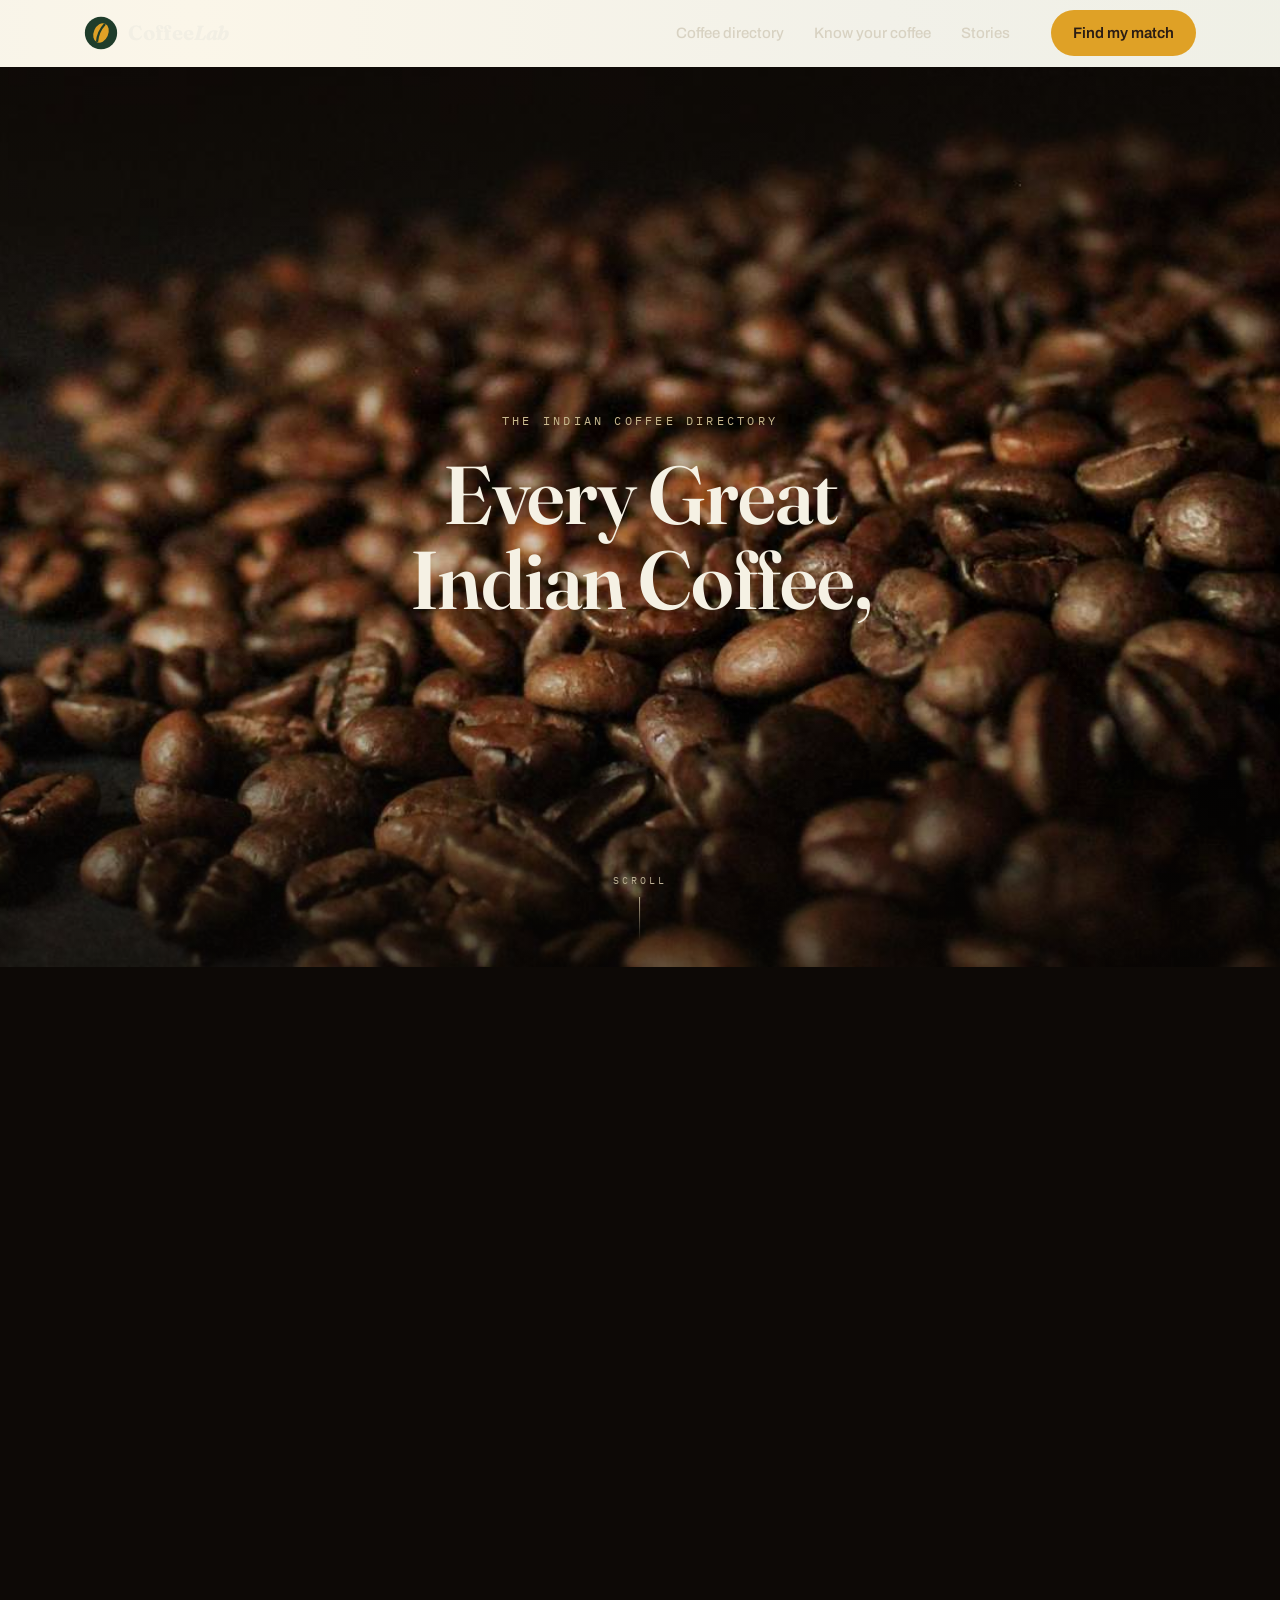
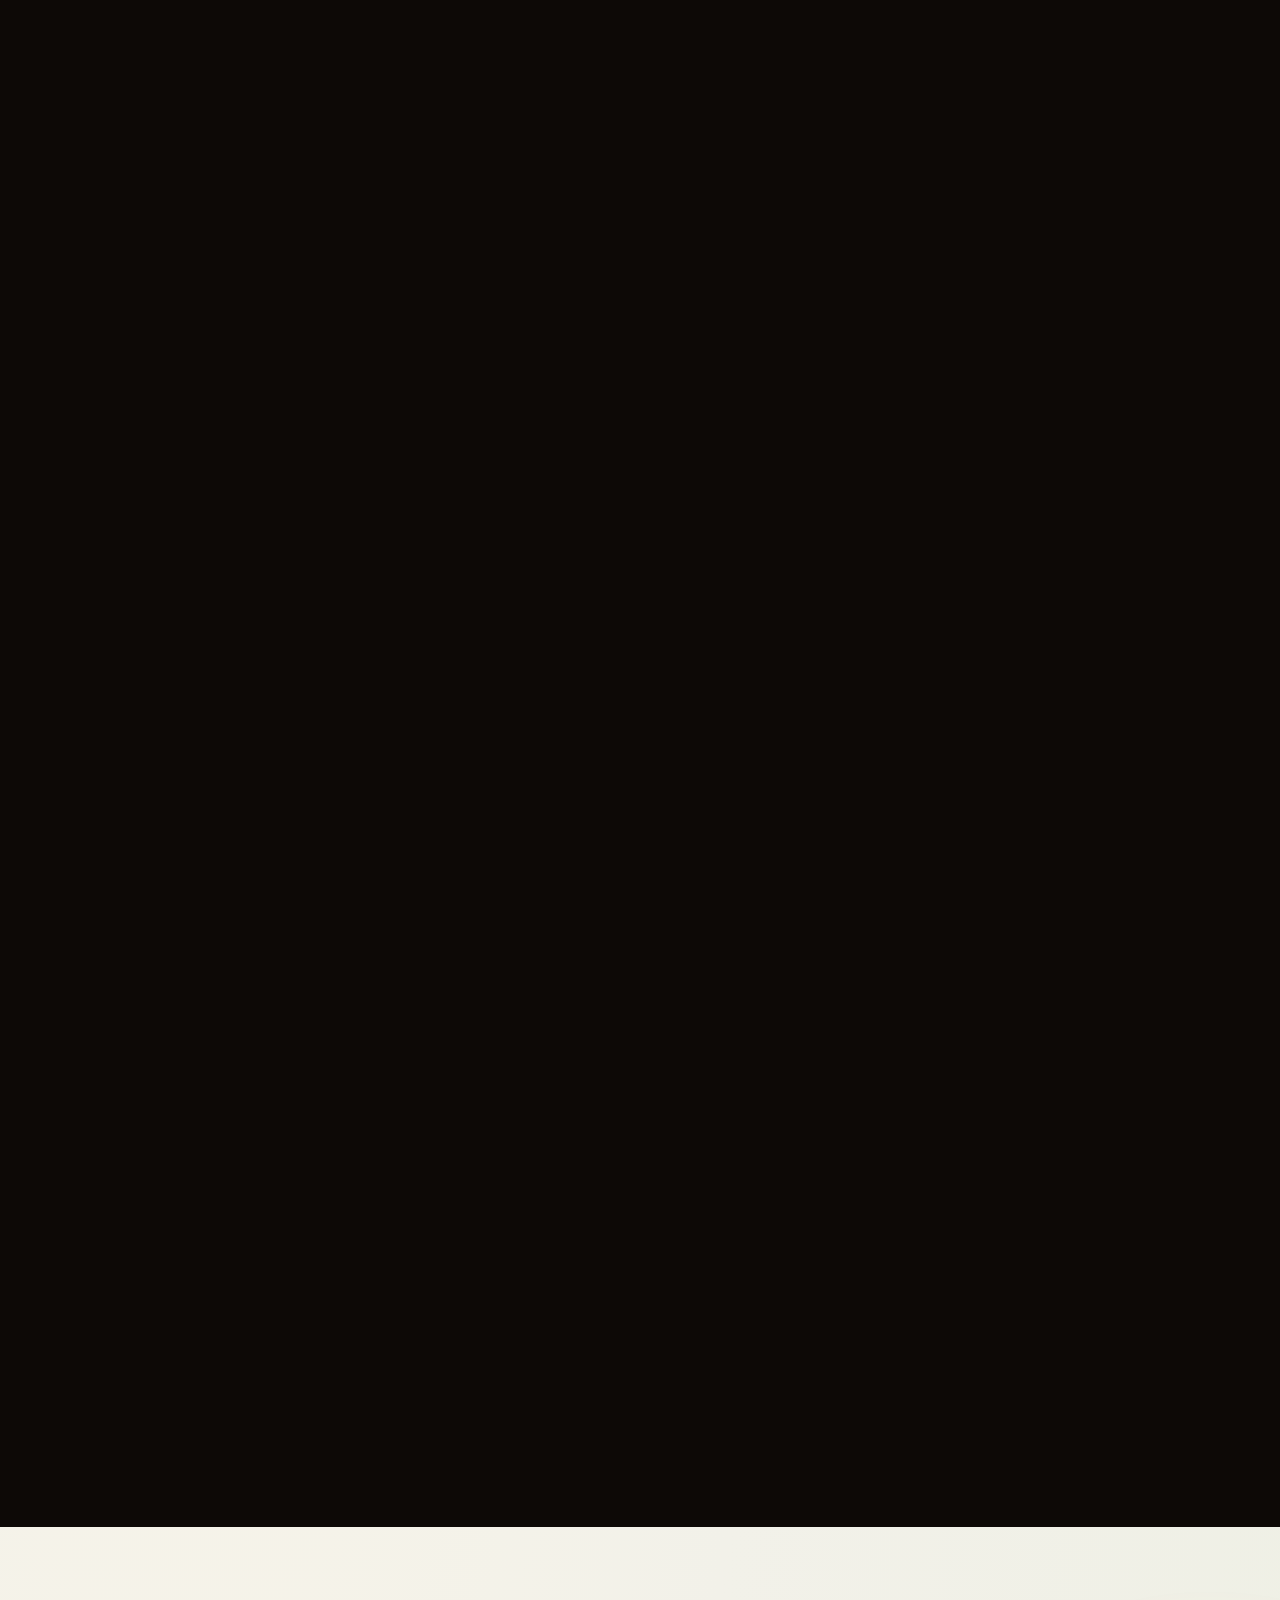
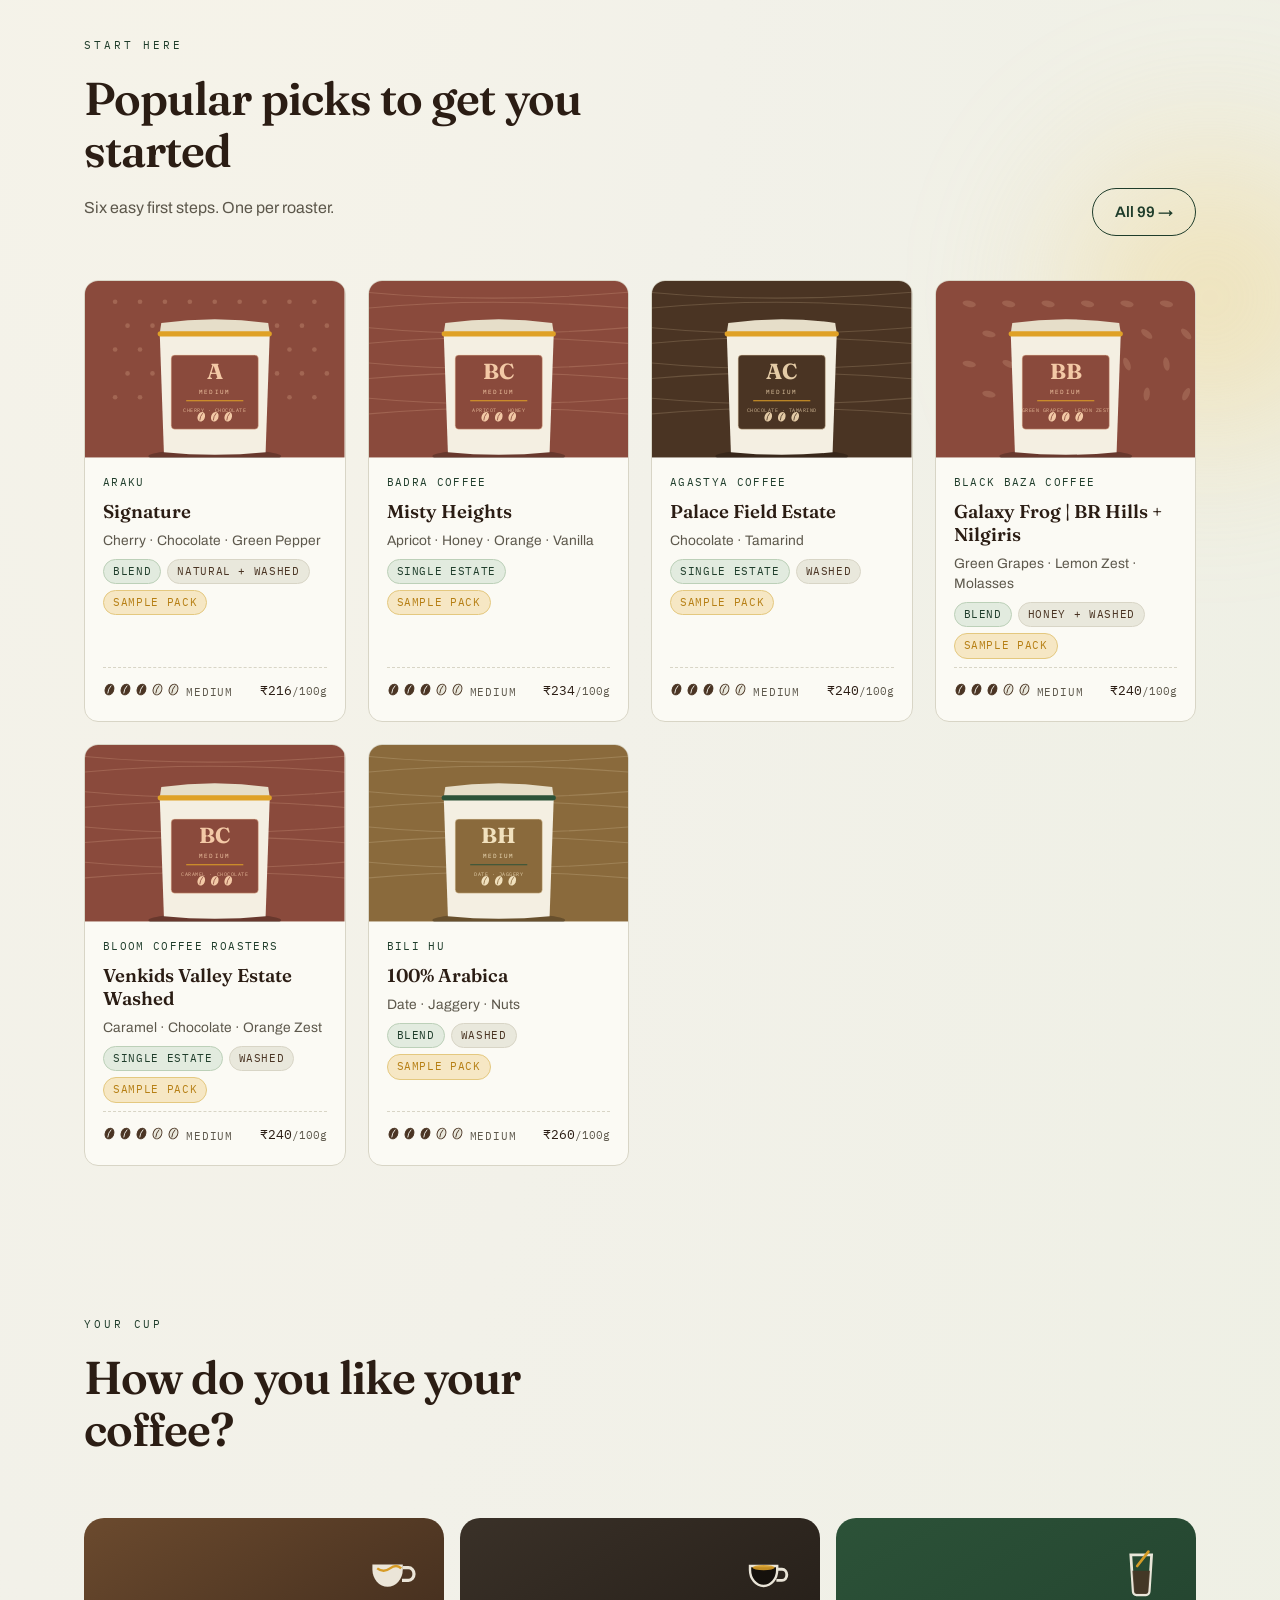
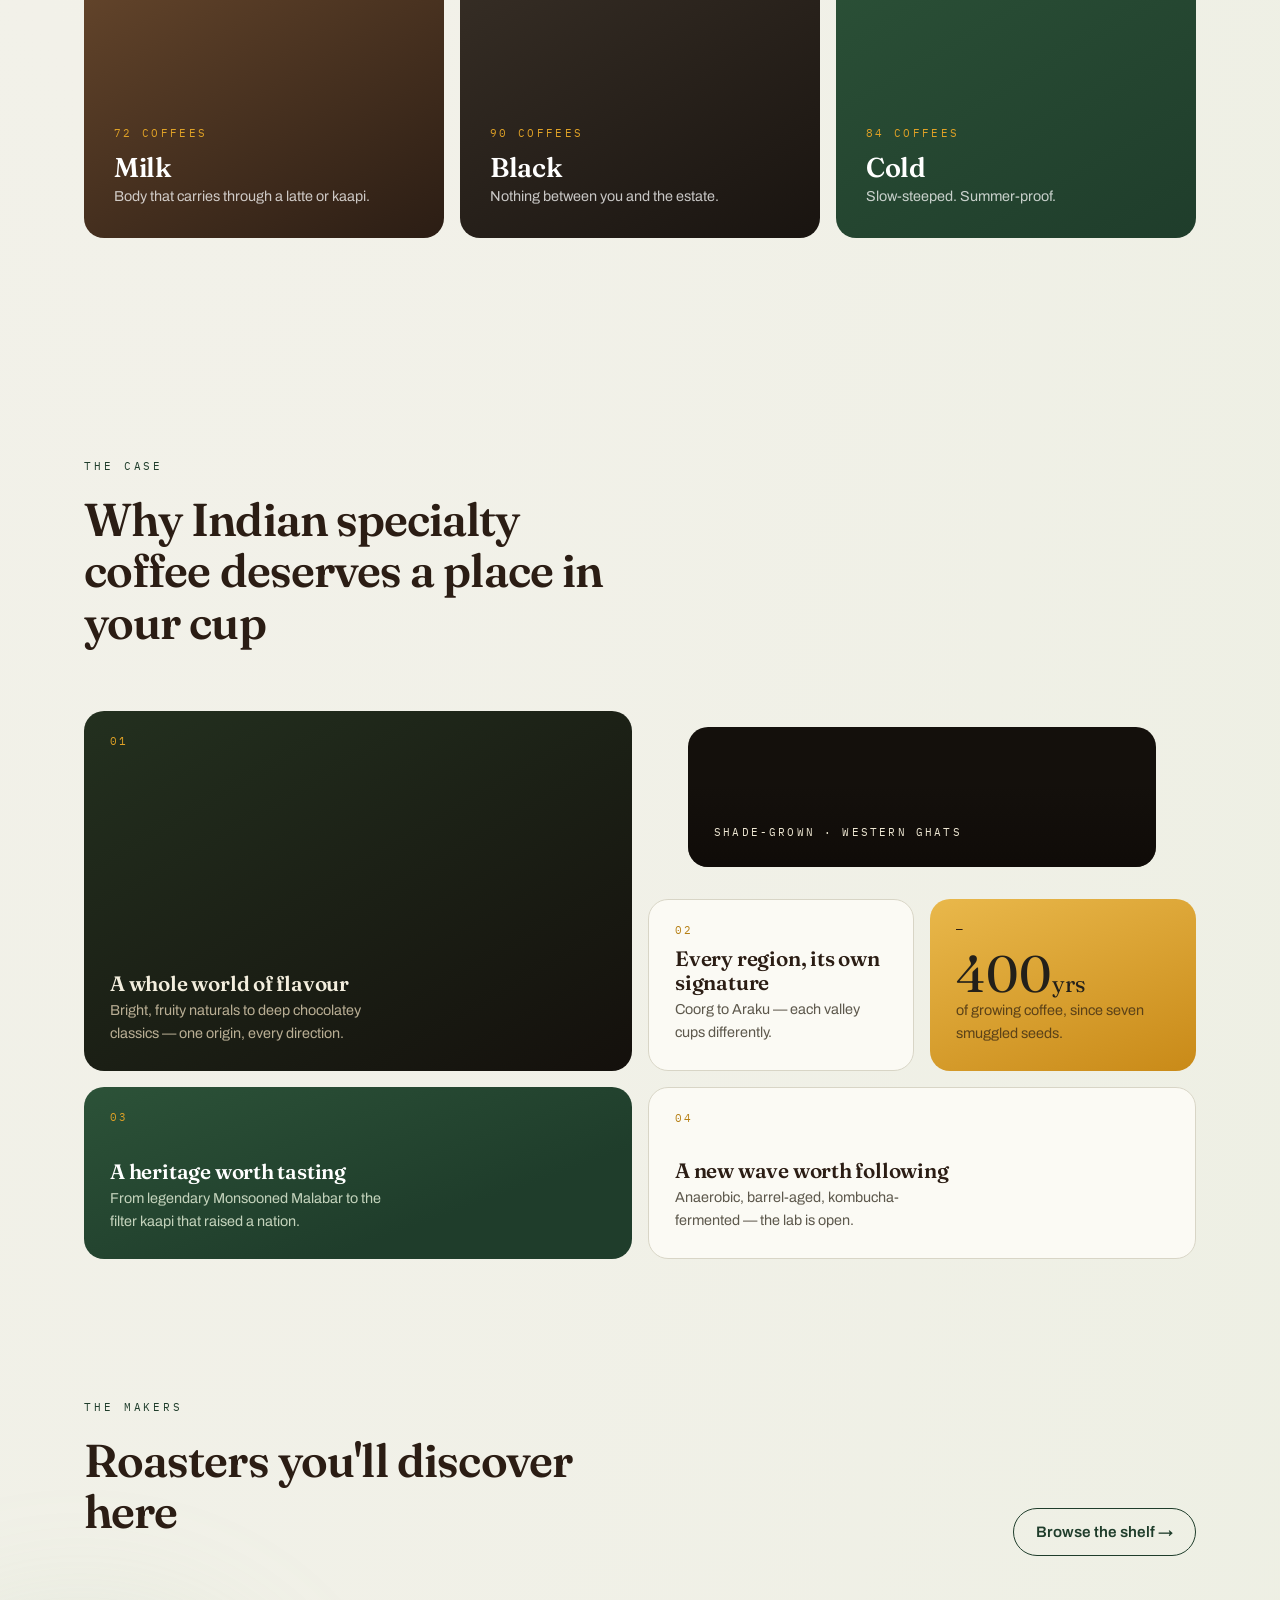
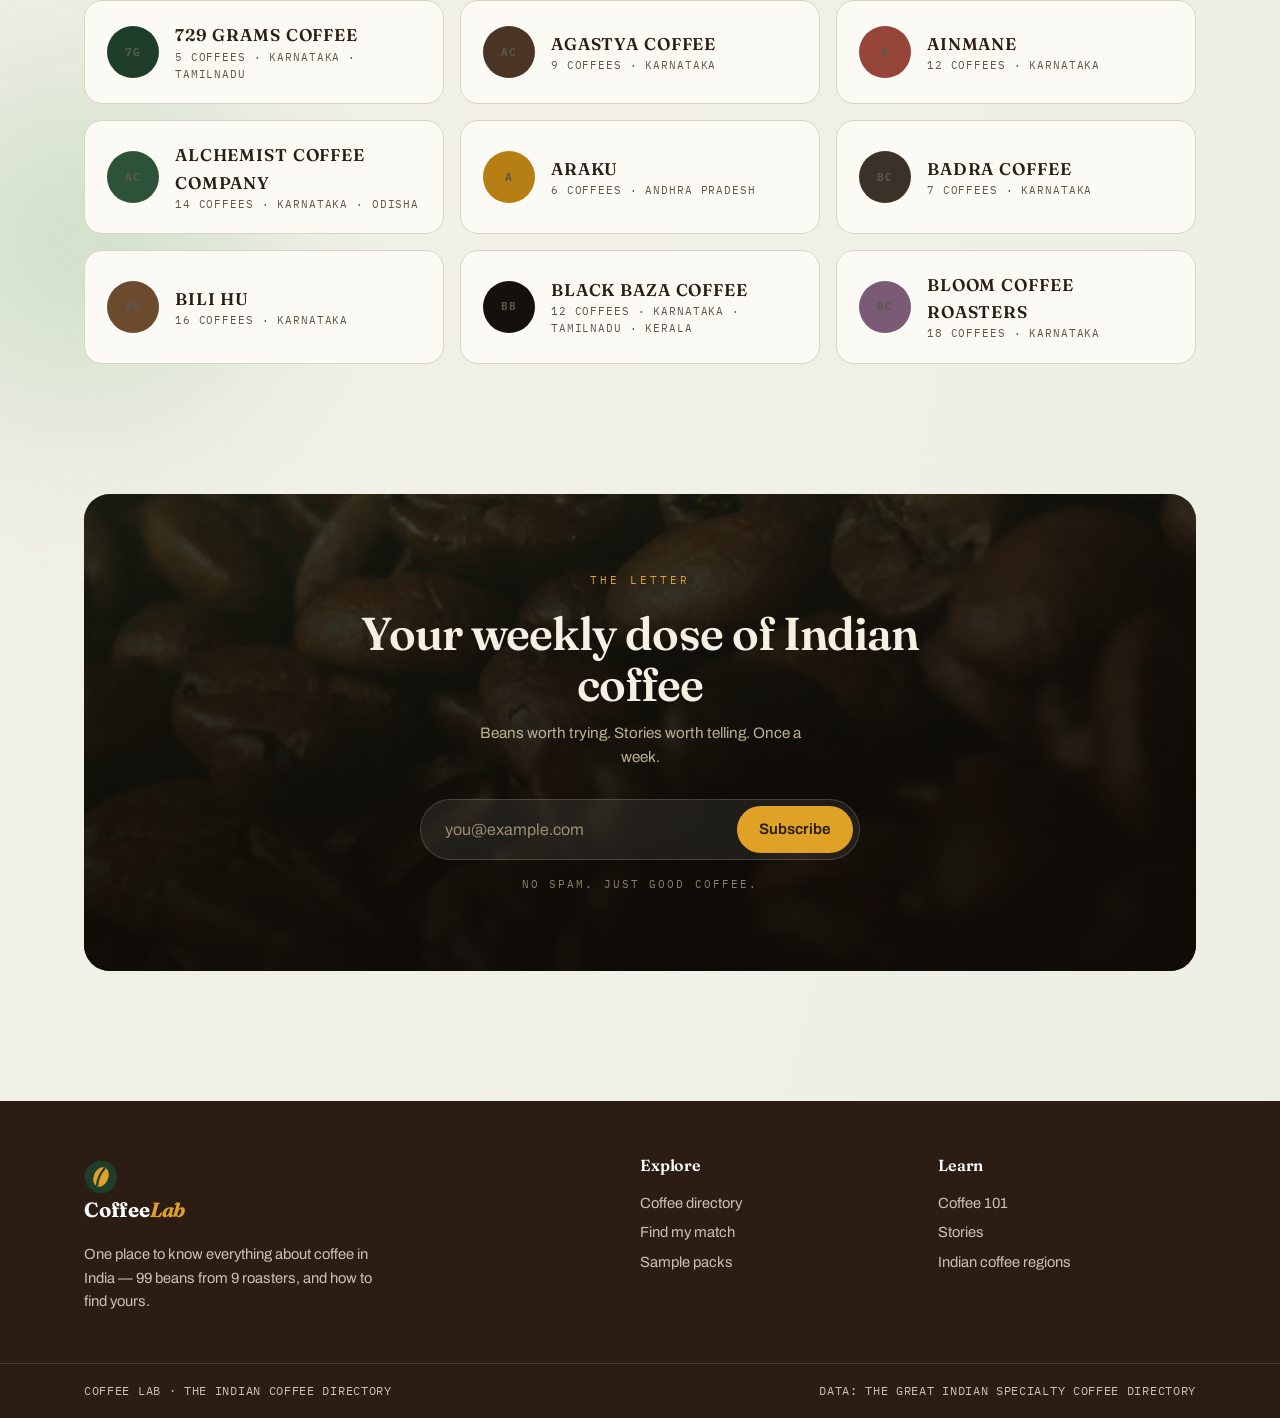
<file: coffee-lab 3/index.html>
<!DOCTYPE html>
<html lang="en">
<head>
<meta charset="UTF-8">
<meta name="viewport" content="width=device-width, initial-scale=1.0">
<title>Coffee Lab — every great Indian coffee, made easy to find</title>
<meta name="description" content="Every great Indian coffee, made easy to find. Browse specialty beans, match a coffee to your taste, learn the craft.">
<link rel="preconnect" href="https://fonts.googleapis.com">
<link rel="preconnect" href="https://fonts.gstatic.com" crossorigin>
<link href="https://fonts.googleapis.com/css2?family=Fraunces:ital,opsz,wght@0,9..144,400;0,9..144,600;0,9..144,700;1,9..144,600&family=Archivo:wght@400;500;600;700&family=IBM+Plex+Mono:wght@400;500;600&display=swap" rel="stylesheet">
<link rel="stylesheet" href="css/style.css">
<link rel="stylesheet" href="css/home.css">
<link rel="preload" as="image" href="assets/hero/f_00.jpg">
<link rel="icon" href='data:image/svg+xml,<svg xmlns="http://www.w3.org/2000/svg" viewBox="0 0 40 40"><circle cx="20" cy="20" r="19" fill="%231F3D2B"/><ellipse cx="20" cy="20" rx="8.5" ry="12" fill="%23DFA126" transform="rotate(24 20 20)"/></svg>'>
</head>
<body>
<header class="site-header over-hero" id="site-header"></header>

<main>
  <!-- ══ 1 · CINEMATIC HERO — scroll-scrubbed frame sequence ══ -->
  <section class="cine" id="cine" aria-label="Introduction">
    <div class="cine-stage">
      <canvas id="cine-canvas" aria-hidden="true"></canvas>
      <div class="cine-grade"></div>

      <div class="stage">
        <span class="kicker">The Indian Coffee Directory</span>
        <h1 class="h1">Every Great<br>Indian Coffee,</h1>
      </div>

      <div class="stage">
        <p class="h1"><em>made easy<br>to find.</em></p>
      </div>

      <div class="stage">
        <span class="kicker">Begin anywhere</span>
        <p class="h1" style="font-size:clamp(1.9rem,3.8vw,3.2rem)">Ninety-nine beans.<br>One of them is yours.</p>
        <div class="cta-row">
          <a class="btn btn-gold" href="match.html">Find my coffee</a>
          <a class="btn btn-ghost" id="surprise" href="#" style="border-color:#CDC4AC;color:#F2EFE4">Surprise me</a>
        </div>
        <span class="stats-line" id="hero-stats-line"></span>
      </div>

      <div class="scroll-cue" aria-hidden="true">Scroll<i></i></div>
    </div>
  </section>

  <!-- ══ 2 · POPULAR PICKS ══ -->
  <section class="sec" aria-label="Popular picks">
    <div class="orb orb-gold" style="top:-80px; right:-140px;" data-speed="0.08"></div>
    <div class="wrap">
      <div class="sec-head-row reveal">
        <div>
          <span class="sec-kicker">Start here</span>
          <h2>Popular picks to get you started</h2>
          <p class="sub">Six easy first steps. One per roaster.</p>
        </div>
        <a class="btn btn-ghost" href="directory.html">All 99 →</a>
      </div>
      <div class="card-grid scroll-mobile" id="picks-grid"></div>
    </div>
  </section>

  <!-- ══ 3 · HOW DO YOU LIKE YOUR COFFEE ══ -->
  <section class="sec" style="padding-top:40px" aria-label="Browse by cup">
    <div class="wrap">
      <div class="sec-head-row reveal">
        <div>
          <span class="sec-kicker">Your cup</span>
          <h2>How do you like your coffee?</h2>
        </div>
      </div>
      <div class="cups" id="cups"></div>
    </div>
  </section>

  <!-- ══ 4 · WHY INDIAN SPECIALTY COFFEE — bento ══ -->
  <section class="sec" aria-label="Why Indian specialty coffee">
    <div class="orb orb-green" style="bottom:-120px; left:-180px;" data-speed="0.1"></div>
    <div class="wrap">
      <div class="sec-head-row reveal">
        <div>
          <span class="sec-kicker">The case</span>
          <h2>Why Indian specialty coffee deserves a place in your cup</h2>
        </div>
      </div>
      <div class="bento">
        <div class="tile dark t-2x2 reveal">
          <span class="n">01</span>
          <h3>A whole world of flavour</h3>
          <p>Bright, fruity naturals to deep chocolatey classics — one origin, every direction.</p>
        </div>
        <figure class="tile img t-2x1 reveal" style="transition-delay:70ms">
          <div class="ph" style="background-image:url('assets/hero/f_58.jpg')" data-speed="-0.06"></div>
          <figcaption>Shade-grown · Western Ghats</figcaption>
        </figure>
        <div class="tile reveal" style="transition-delay:120ms">
          <span class="n">02</span>
          <h3>Every region, its own signature</h3>
          <p>Coorg to Araku — each valley cups differently.</p>
        </div>
        <div class="tile gold reveal" style="transition-delay:170ms">
          <span class="n">—</span>
          <span class="big-stat">400<span style="font-size:.45em">yrs</span></span>
          <p>of growing coffee, since seven smuggled seeds.</p>
        </div>
        <div class="tile green t-2x1 reveal" style="transition-delay:100ms">
          <span class="n">03</span>
          <h3>A heritage worth tasting</h3>
          <p>From legendary Monsooned Malabar to the filter kaapi that raised a nation.</p>
        </div>
        <div class="tile t-2x1 reveal" style="transition-delay:150ms">
          <span class="n">04</span>
          <h3>A new wave worth following</h3>
          <p>Anaerobic, barrel-aged, kombucha-fermented — the lab is open.</p>
        </div>
      </div>
    </div>
  </section>

  <!-- ══ 5 · ROASTERS ══ -->
  <section class="sec" style="padding-top:30px" aria-label="Roasters">
    <div class="wrap">
      <div class="sec-head-row reveal">
        <div>
          <span class="sec-kicker">The makers</span>
          <h2>Roasters you'll discover here</h2>
        </div>
        <a class="btn btn-ghost" href="directory.html">Browse the shelf →</a>
      </div>
      <div class="roasters" id="roasters"></div>
    </div>
  </section>

  <!-- ══ 6 · NEWSLETTER ══ -->
  <section class="sec" style="padding-top:20px" aria-label="Newsletter">
    <div class="wrap">
      <div class="news reveal">
        <span class="sec-kicker" style="color:var(--marigold)">The letter</span>
        <h2>Your weekly dose of Indian coffee</h2>
        <p>Beans worth trying. Stories worth telling. Once a week.</p>
        <form class="news-form" id="news-form" novalidate>
          <label class="visually-hidden" for="news-email">Email address</label>
          <input id="news-email" type="email" placeholder="you@example.com" autocomplete="email" required>
          <button class="btn btn-gold" type="submit">Subscribe</button>
        </form>
        <p class="news-ok" id="news-ok" hidden>You're in. First letter lands Friday.</p>
        <small>No spam. Just good coffee.</small>
      </div>
    </div>
  </section>
</main>

<footer class="site-footer" id="site-footer"></footer>

<script src="js/data.js"></script>
<script src="js/app.js"></script>
<script src="js/home.js"></script>
<script>
document.getElementById("hero-stats-line").textContent =
  `${COFFEES.length} coffees · ${new Set(COFFEES.map(c=>c.brand)).size} roasters · ${new Set(COFFEES.flatMap(c=>c.states)).size} states`;
</script>
</body>
</html>
</file>
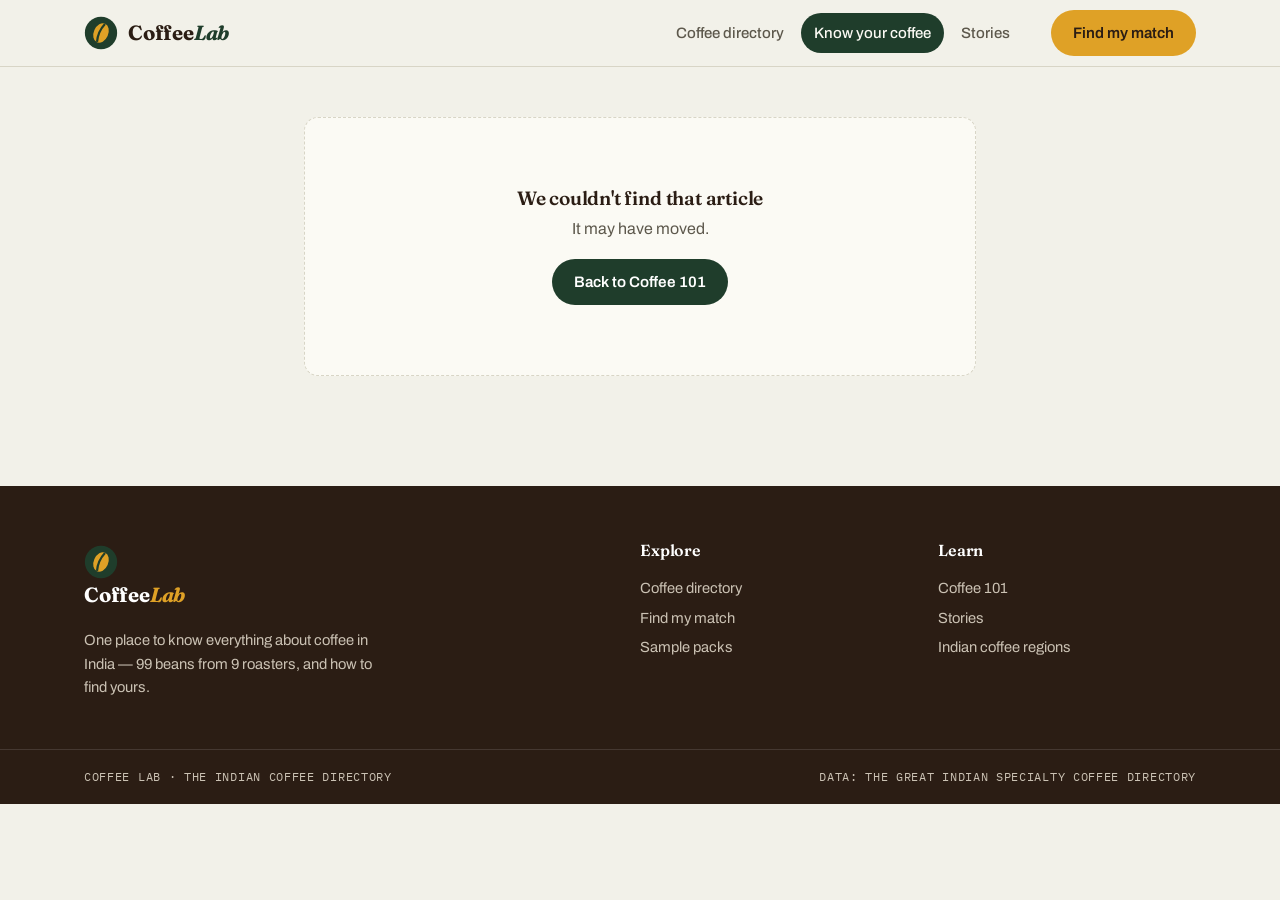
<file: coffee-lab 3/article.html>
<!DOCTYPE html>
<html lang="en">
<head>
<meta charset="UTF-8">
<meta name="viewport" content="width=device-width, initial-scale=1.0">
<title>Article — Coffee Lab</title>
<link rel="preconnect" href="https://fonts.googleapis.com">
<link rel="preconnect" href="https://fonts.gstatic.com" crossorigin>
<link href="https://fonts.googleapis.com/css2?family=Fraunces:ital,opsz,wght@0,9..144,400;0,9..144,600;0,9..144,700;1,9..144,600&family=Archivo:wght@400;500;600;700&family=IBM+Plex+Mono:wght@400;500;600&display=swap" rel="stylesheet">
<link rel="stylesheet" href="css/style.css">
<link rel="icon" href='data:image/svg+xml,<svg xmlns="http://www.w3.org/2000/svg" viewBox="0 0 40 40"><circle cx="20" cy="20" r="19" fill="%231F3D2B"/><ellipse cx="20" cy="20" rx="8.5" ry="12" fill="%23DFA126" transform="rotate(24 20 20)"/></svg>'>
</head>
<body>
<header class="site-header" id="site-header"></header>

<main>
  <article class="article-shell" id="article"></article>
</main>

<footer class="site-footer" id="site-footer"></footer>

<script src="js/data.js"></script>
<script src="js/content.js"></script>
<script src="js/app.js"></script>
<script>
const id = new URLSearchParams(location.search).get("id");
const a = ARTICLES.find(x => x.id === id);
const el = document.getElementById("article");
renderChrome(a && a.type === "story" ? "blogs" : "learn");

if (!a){
  el.innerHTML = `<div class="empty-state"><h3>We couldn't find that article</h3>
    <p>It may have moved.</p><a class="btn btn-primary" href="learn.html">Back to Coffee 101</a></div>`;
} else {
  document.title = `${a.title} — Coffee Lab`;
  const backHref = a.type === "story" ? "blogs.html" : "learn.html";
  const backLabel = a.type === "story" ? "Stories" : "Coffee 101";
  const siblings = ARTICLES.filter(x => x.type === a.type);
  const i = siblings.findIndex(x => x.id === a.id);
  const next = siblings[(i + 1) % siblings.length];

  el.innerHTML = `
    <nav class="crumbs" style="padding:0 0 22px" aria-label="Breadcrumb">
      <a href="index.html">Home</a> / <a href="${backHref}">${backLabel}</a> / <span>${esc(a.title)}</span>
    </nav>
    <span class="article-meta">${esc(a.tag)}<i class="dot"></i>${a.minutes} min read</span>
    <h1 style="margin-top:12px">${esc(a.title)}</h1>
    <p class="standfirst">${esc(a.standfirst)}</p>
    <div class="article-body">
      ${a.body.map(([t, txt]) => t === "h2" ? `<h2>${esc(txt)}</h2>` : `<p>${esc(txt)}</p>`).join("")}
    </div>
    <div class="article-footer">
      <a class="btn btn-ghost" href="${backHref}">← All ${backLabel.toLowerCase()}</a>
      <a class="btn btn-primary" href="article.html?id=${next.id}">Next: ${esc(next.title)} →</a>
    </div>`;
}
</script>
</body>
</html>
</file>
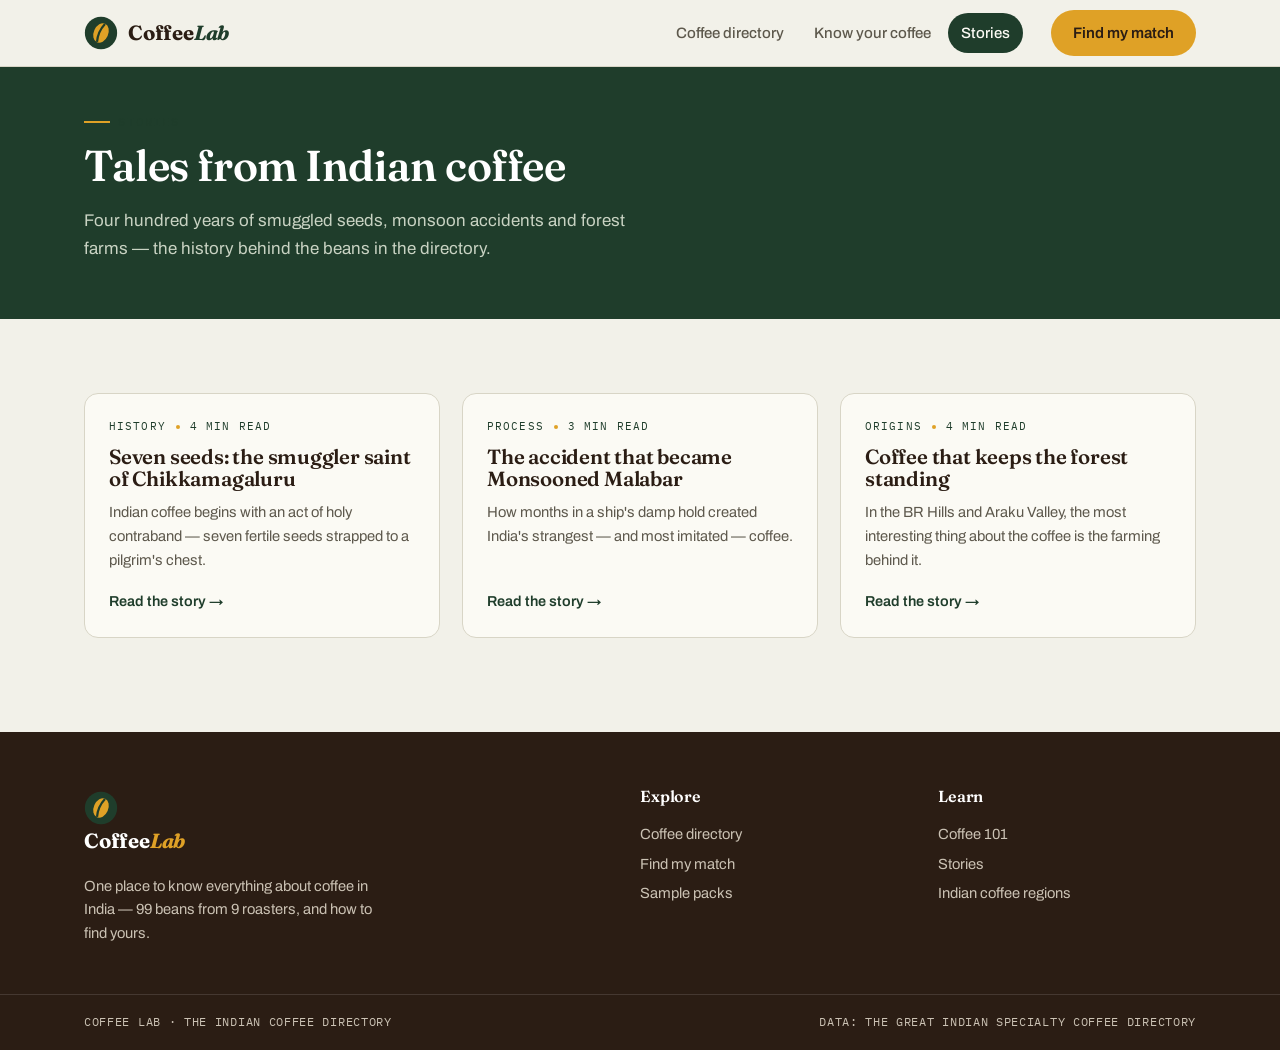
<file: coffee-lab 3/blogs.html>
<!DOCTYPE html>
<html lang="en">
<head>
<meta charset="UTF-8">
<meta name="viewport" content="width=device-width, initial-scale=1.0">
<title>Stories — Coffee Lab</title>
<meta name="description" content="Stories from Indian coffee: the smuggler saint of Chikkamagaluru, the accident behind Monsooned Malabar, and coffee that keeps forests standing.">
<link rel="preconnect" href="https://fonts.googleapis.com">
<link rel="preconnect" href="https://fonts.gstatic.com" crossorigin>
<link href="https://fonts.googleapis.com/css2?family=Fraunces:ital,opsz,wght@0,9..144,400;0,9..144,600;0,9..144,700;1,9..144,600&family=Archivo:wght@400;500;600;700&family=IBM+Plex+Mono:wght@400;500;600&display=swap" rel="stylesheet">
<link rel="stylesheet" href="css/style.css">
<link rel="icon" href='data:image/svg+xml,<svg xmlns="http://www.w3.org/2000/svg" viewBox="0 0 40 40"><circle cx="20" cy="20" r="19" fill="%231F3D2B"/><ellipse cx="20" cy="20" rx="8.5" ry="12" fill="%23DFA126" transform="rotate(24 20 20)"/></svg>'>
</head>
<body>
<header class="site-header" id="site-header"></header>

<main>
  <section class="dir-hero">
    <div class="wrap">
      <p class="eyebrow">Stories</p>
      <h1>Tales from Indian coffee</h1>
      <p class="lede" style="color:#C9D3C3">Four hundred years of smuggled seeds, monsoon accidents and forest farms — the history behind the beans in the directory.</p>
    </div>
  </section>

  <section class="section">
    <div class="wrap">
      <div class="article-grid" id="stories-grid"></div>
    </div>
  </section>
</main>

<footer class="site-footer" id="site-footer"></footer>

<script src="js/data.js"></script>
<script src="js/content.js"></script>
<script src="js/app.js"></script>
<script>
renderChrome("blogs");
document.getElementById("stories-grid").innerHTML = ARTICLES.filter(a => a.type === "story").map(a => `
  <a class="article-card" href="article.html?id=${a.id}">
    <span class="article-meta">${esc(a.tag)}<i class="dot"></i>${a.minutes} min read</span>
    <h3>${esc(a.title)}</h3>
    <p>${esc(a.standfirst)}</p>
    <span class="read-more">Read the story →</span>
  </a>`).join("");
</script>
</body>
</html>
</file>
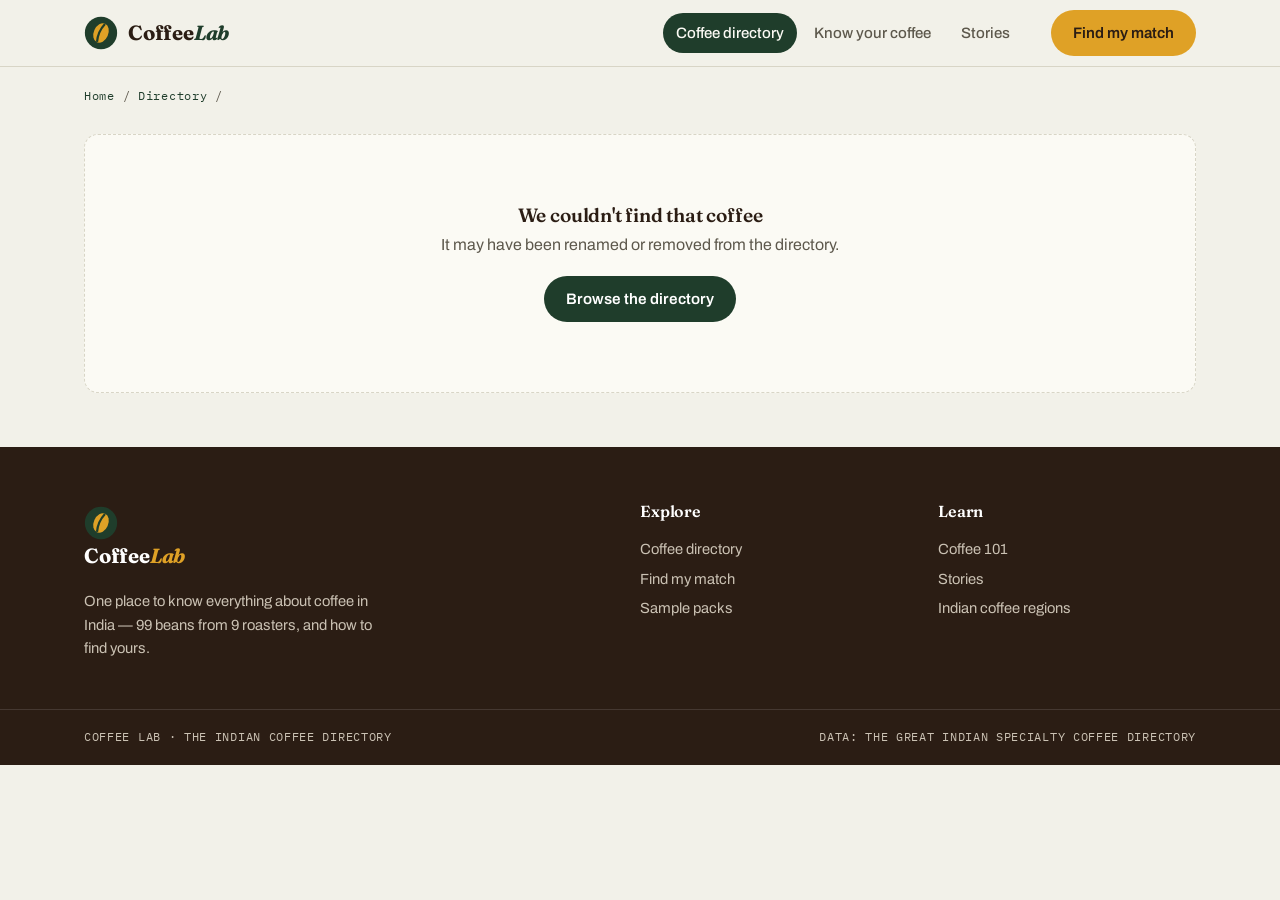
<file: coffee-lab 3/coffee.html>
<!DOCTYPE html>
<html lang="en">
<head>
<meta charset="UTF-8">
<meta name="viewport" content="width=device-width, initial-scale=1.0">
<title>Coffee — Coffee Lab</title>
<link rel="preconnect" href="https://fonts.googleapis.com">
<link rel="preconnect" href="https://fonts.gstatic.com" crossorigin>
<link href="https://fonts.googleapis.com/css2?family=Fraunces:ital,opsz,wght@0,9..144,400;0,9..144,600;0,9..144,700;1,9..144,600&family=Archivo:wght@400;500;600;700&family=IBM+Plex+Mono:wght@400;500;600&display=swap" rel="stylesheet">
<link rel="stylesheet" href="css/style.css">
<link rel="icon" href='data:image/svg+xml,<svg xmlns="http://www.w3.org/2000/svg" viewBox="0 0 40 40"><circle cx="20" cy="20" r="19" fill="%231F3D2B"/><ellipse cx="20" cy="20" rx="8.5" ry="12" fill="%23DFA126" transform="rotate(24 20 20)"/></svg>'>
</head>
<body>
<header class="site-header" id="site-header"></header>

<main class="wrap">
  <nav class="crumbs" aria-label="Breadcrumb"><a href="index.html">Home</a> / <a href="directory.html">Directory</a> / <span id="crumb-name"></span></nav>
  <article class="detail" id="detail"></article>
  <section class="similar" id="similar-wrap" hidden>
    <p class="eyebrow">Taste neighbours</p>
    <h2>If you like this, try…</h2>
    <div class="card-grid" id="similar" style="margin-top:26px"></div>
  </section>
</main>

<footer class="site-footer" id="site-footer"></footer>

<script src="js/data.js"></script>
<script src="js/content.js"></script>
<script src="js/app.js"></script>
<script src="js/detail.js"></script>
</body>
</html>
</file>
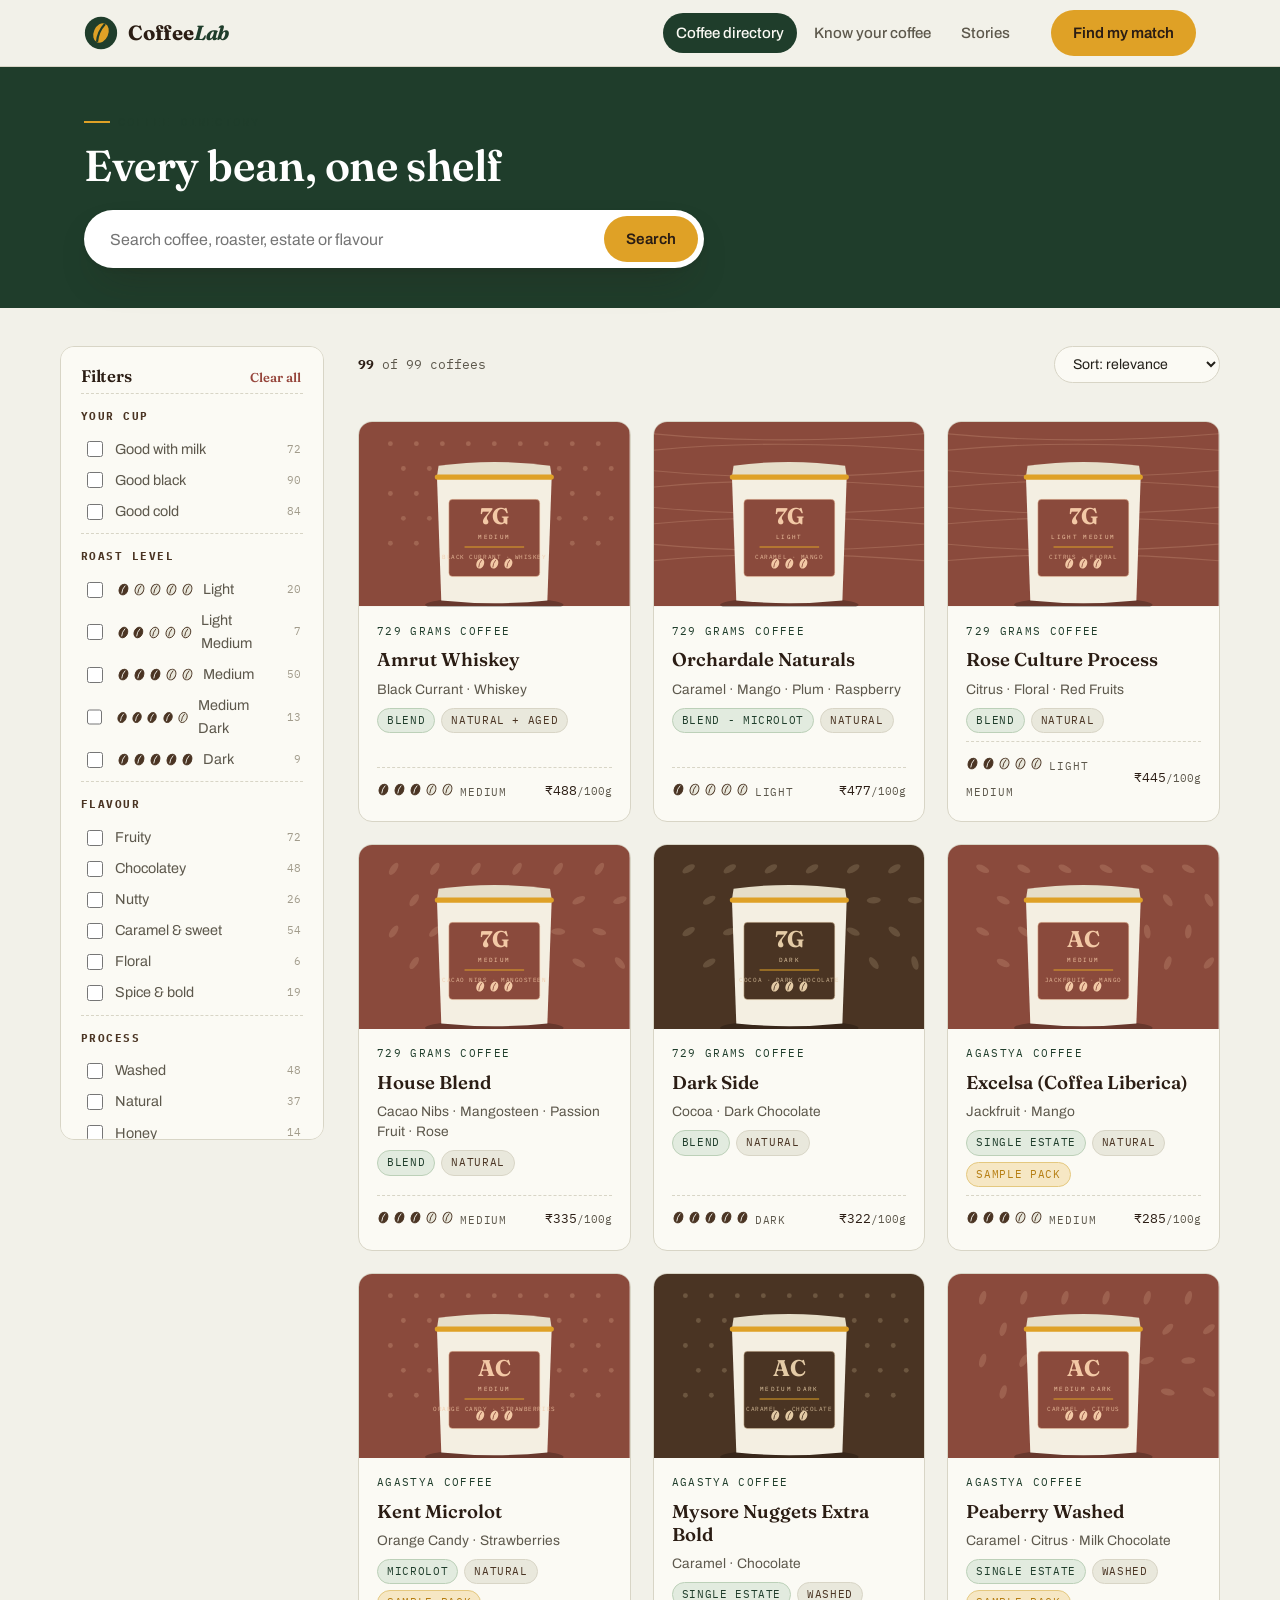
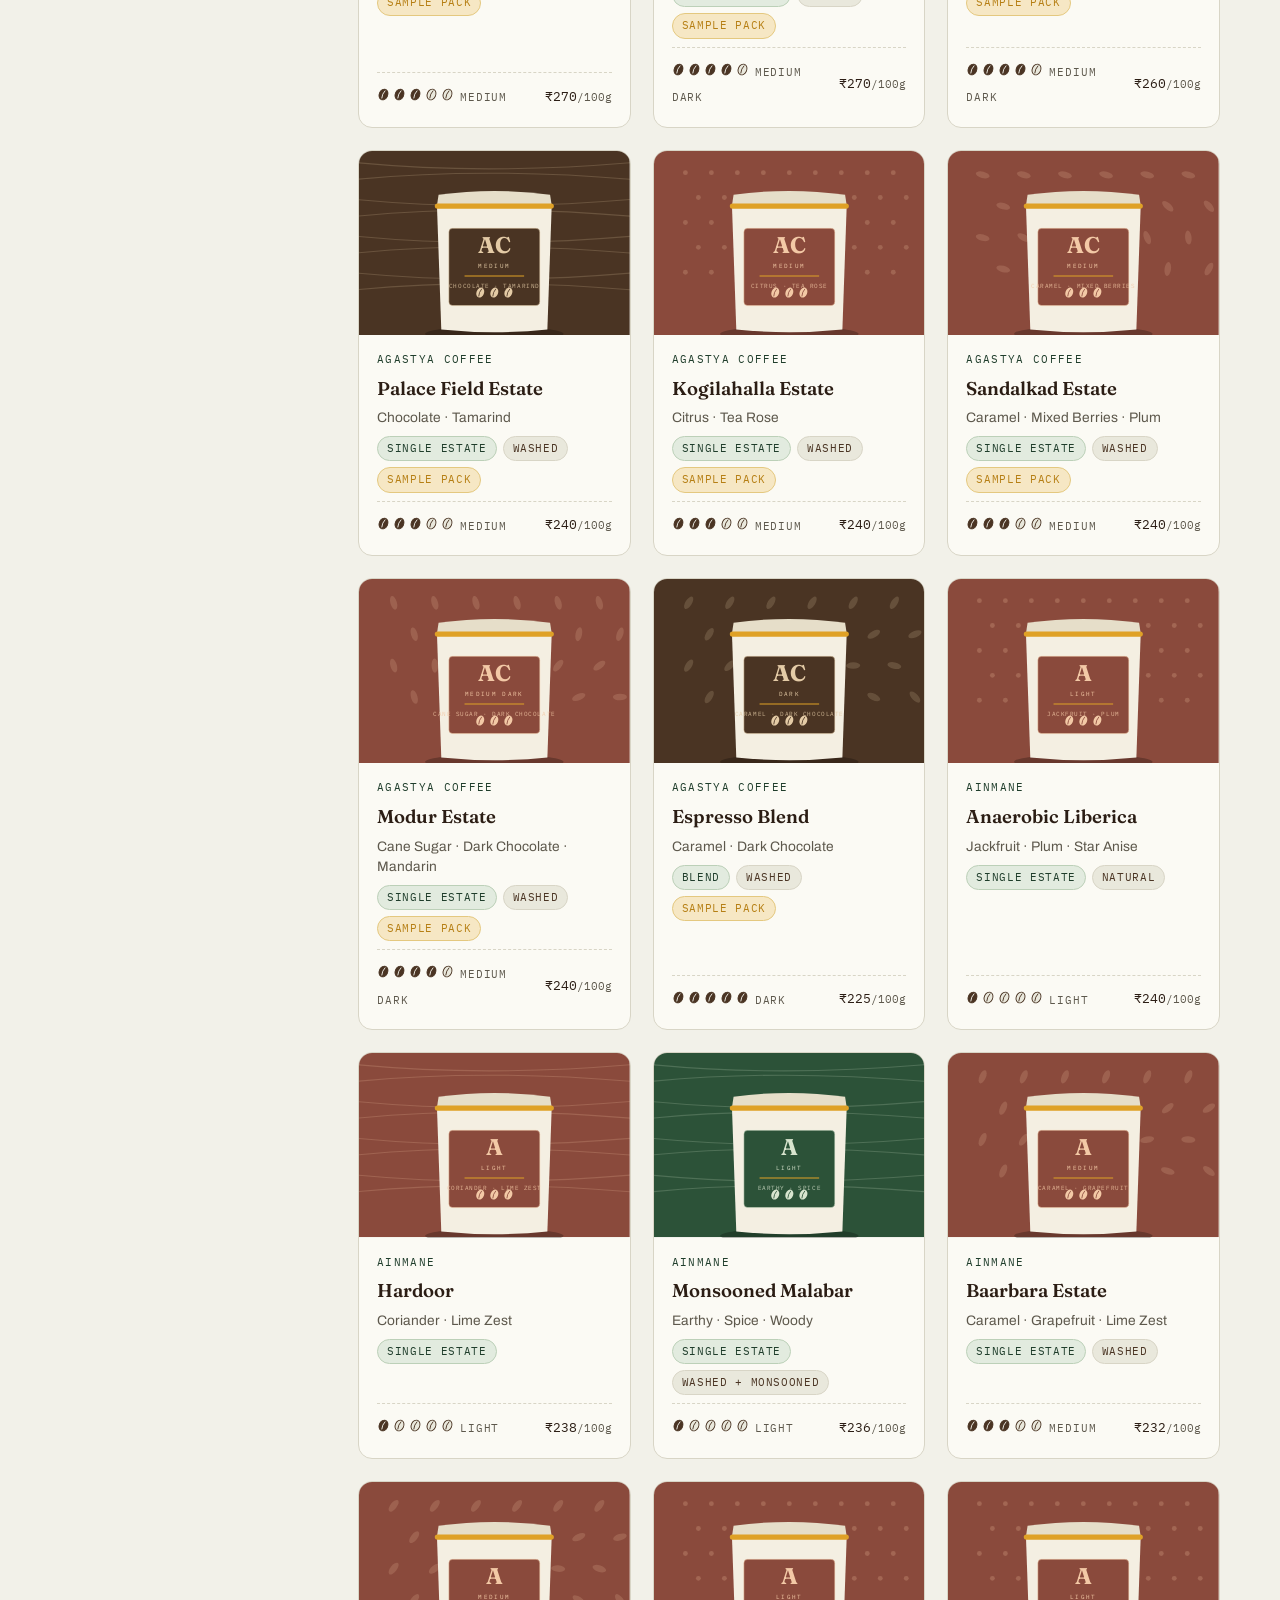
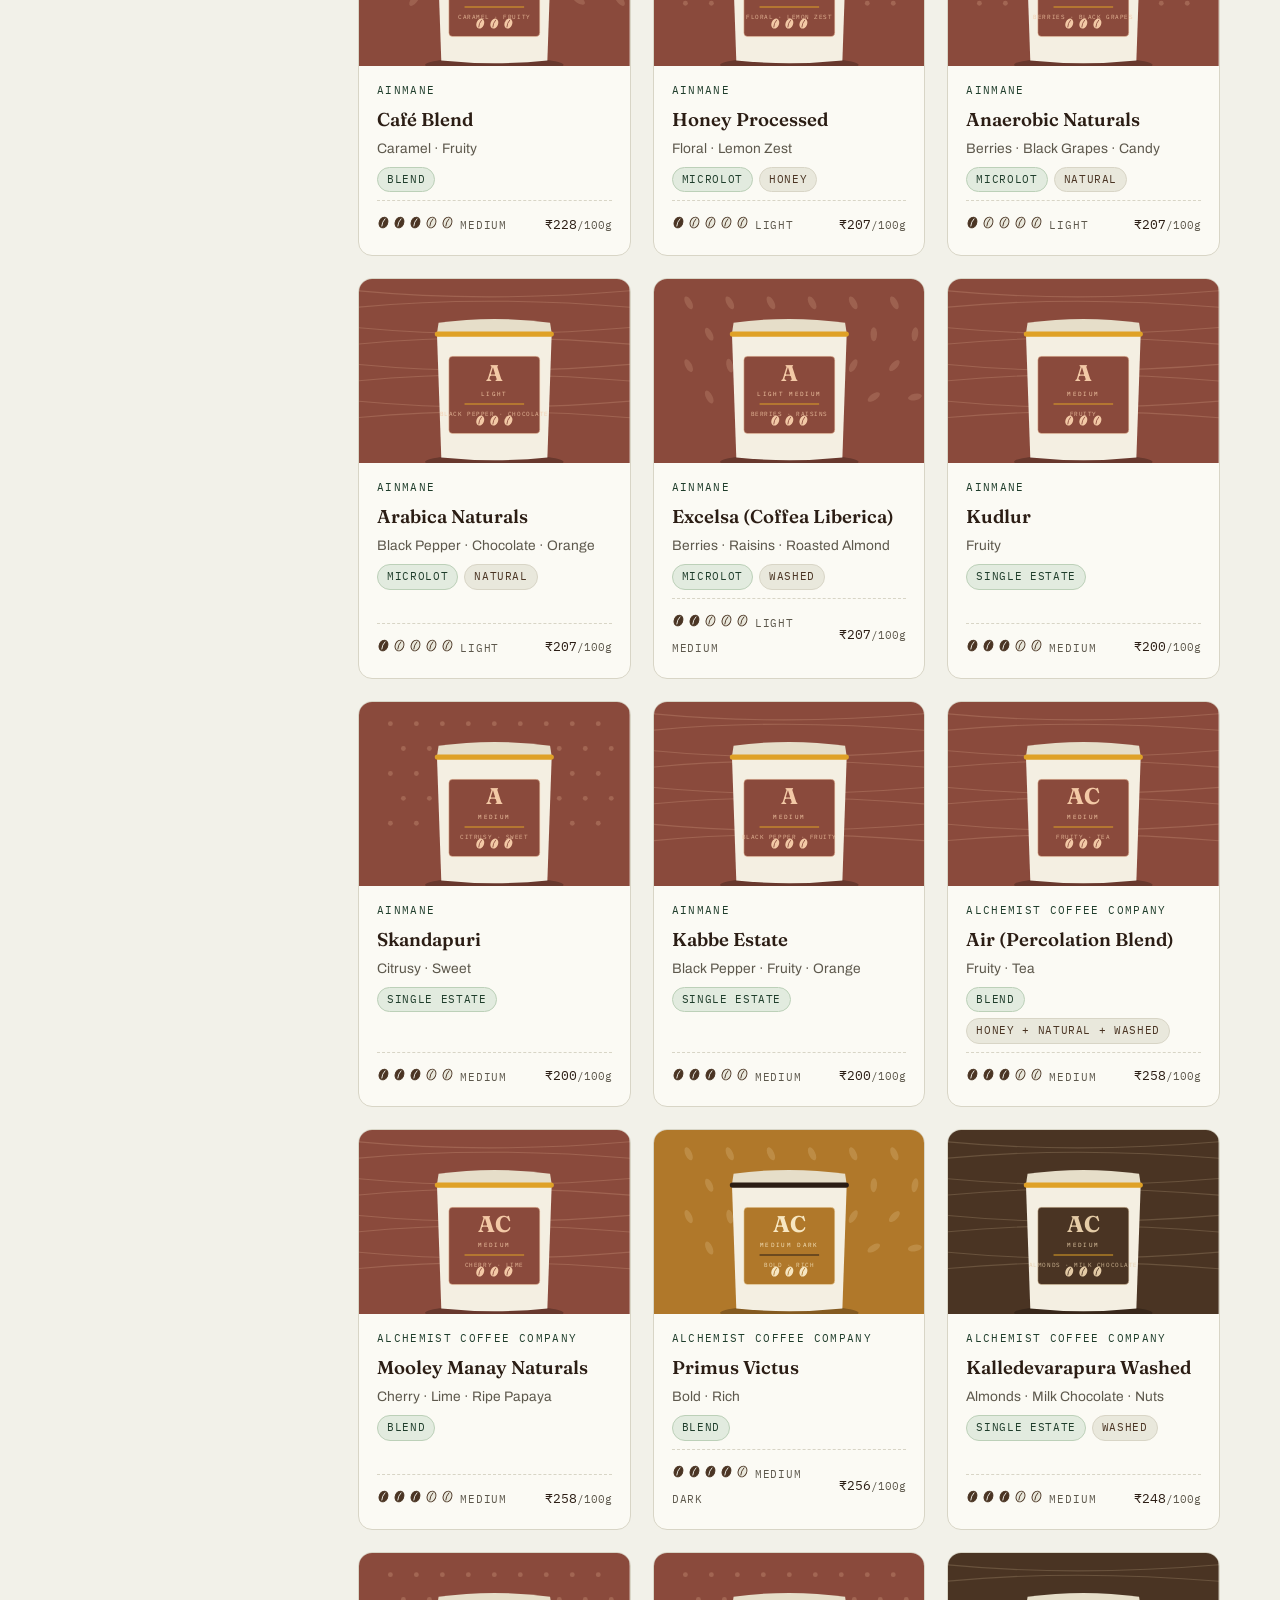
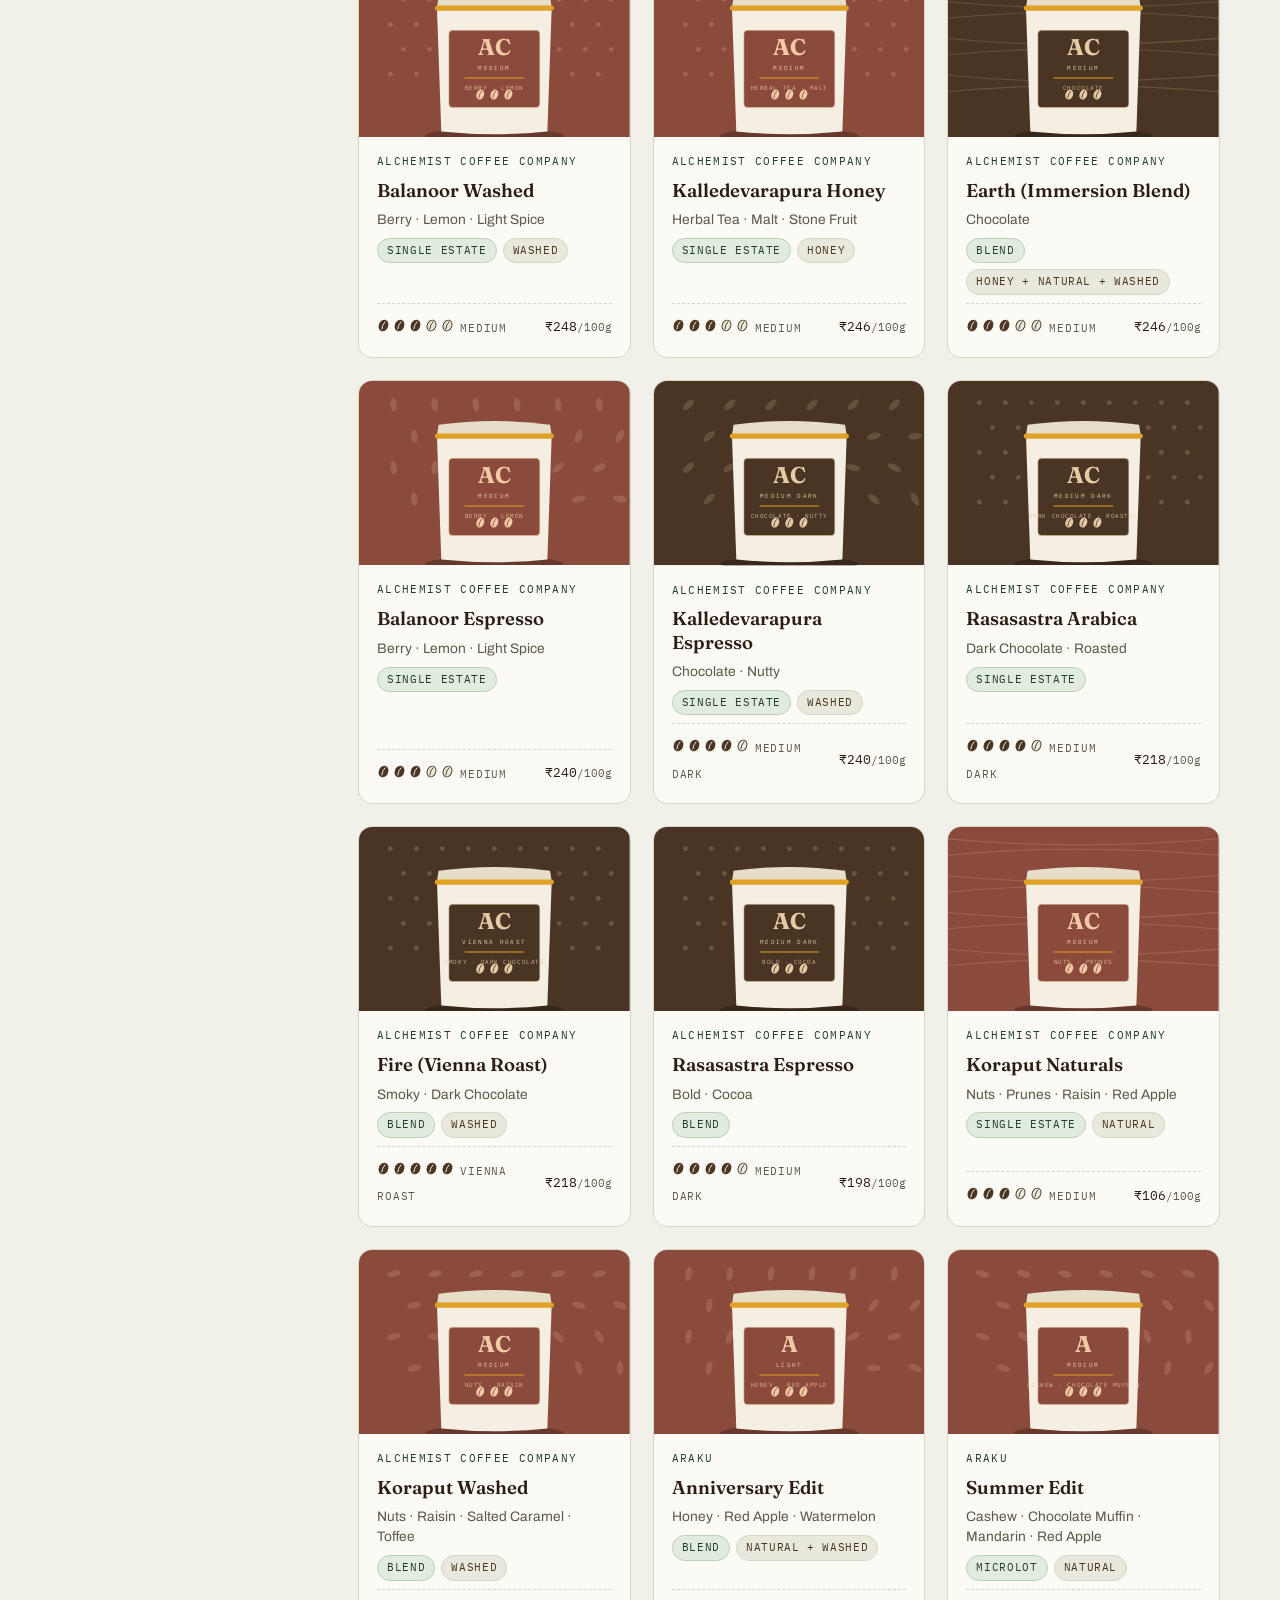
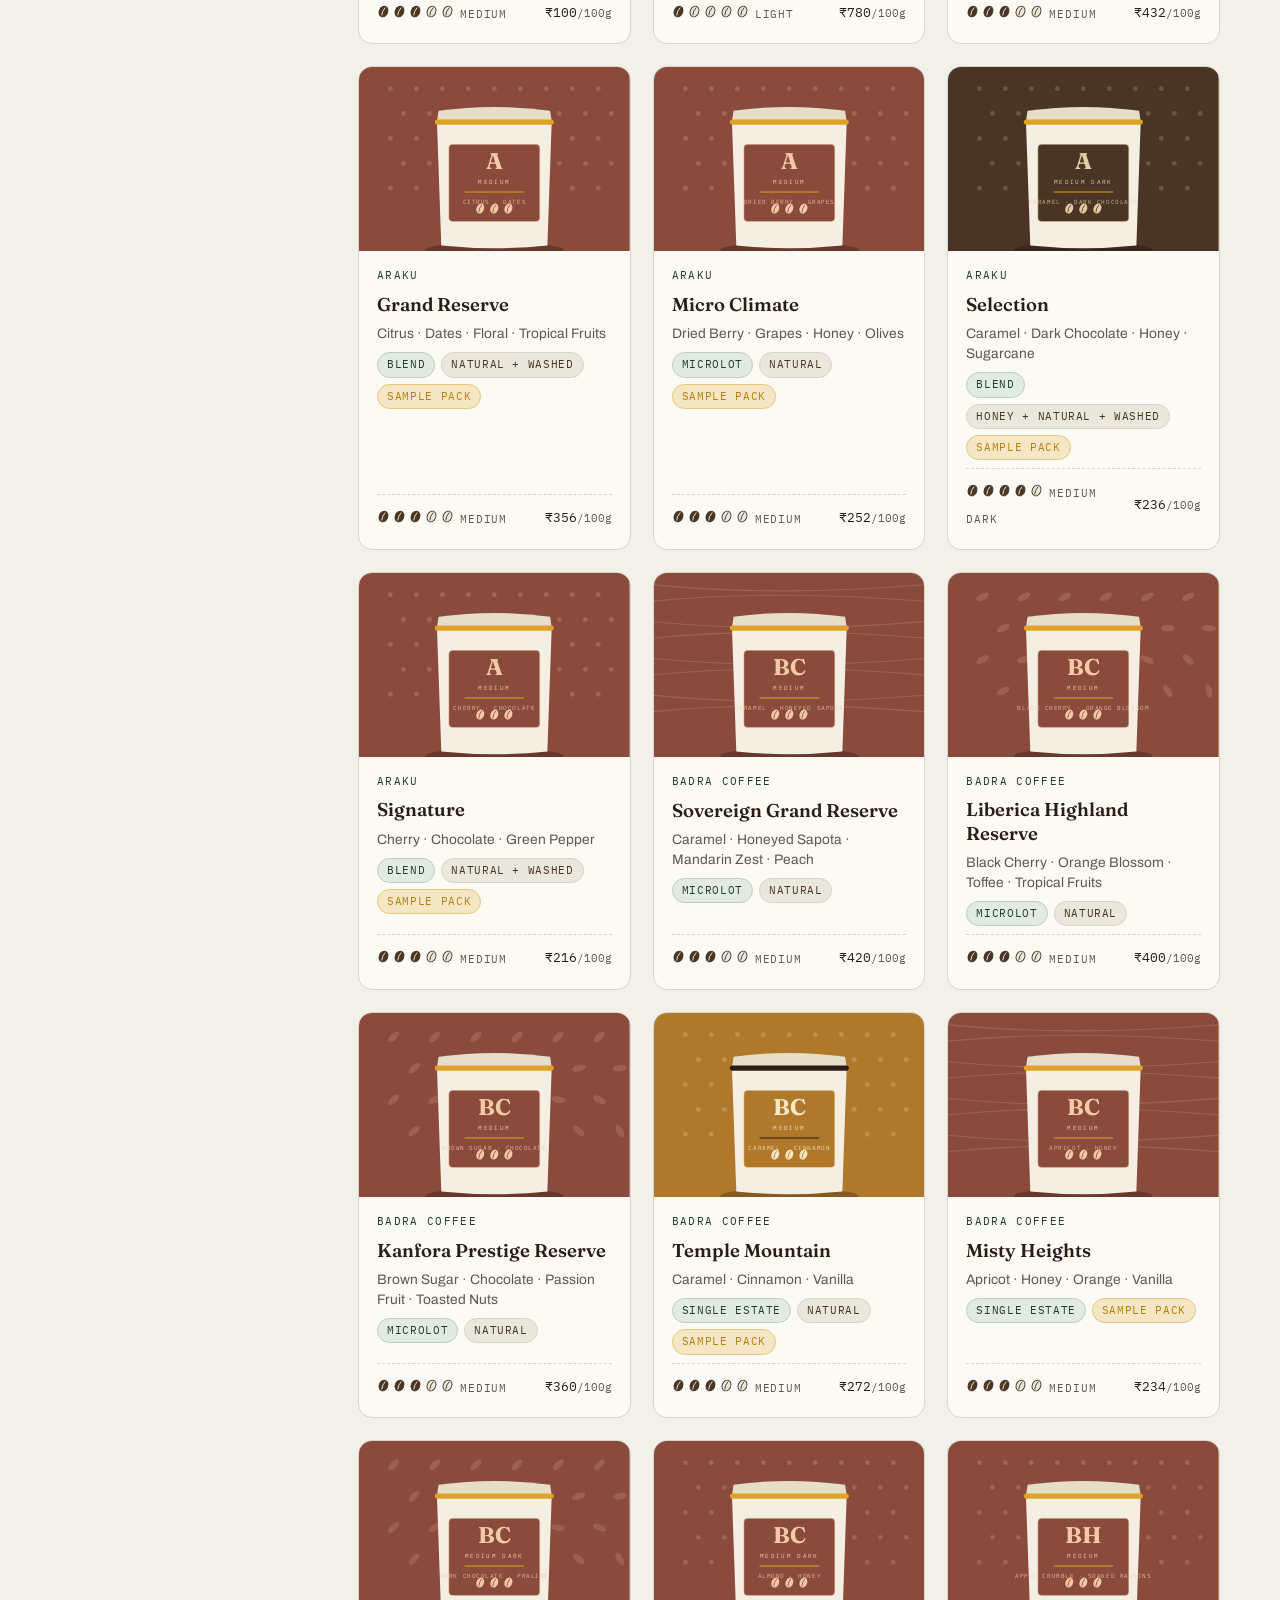
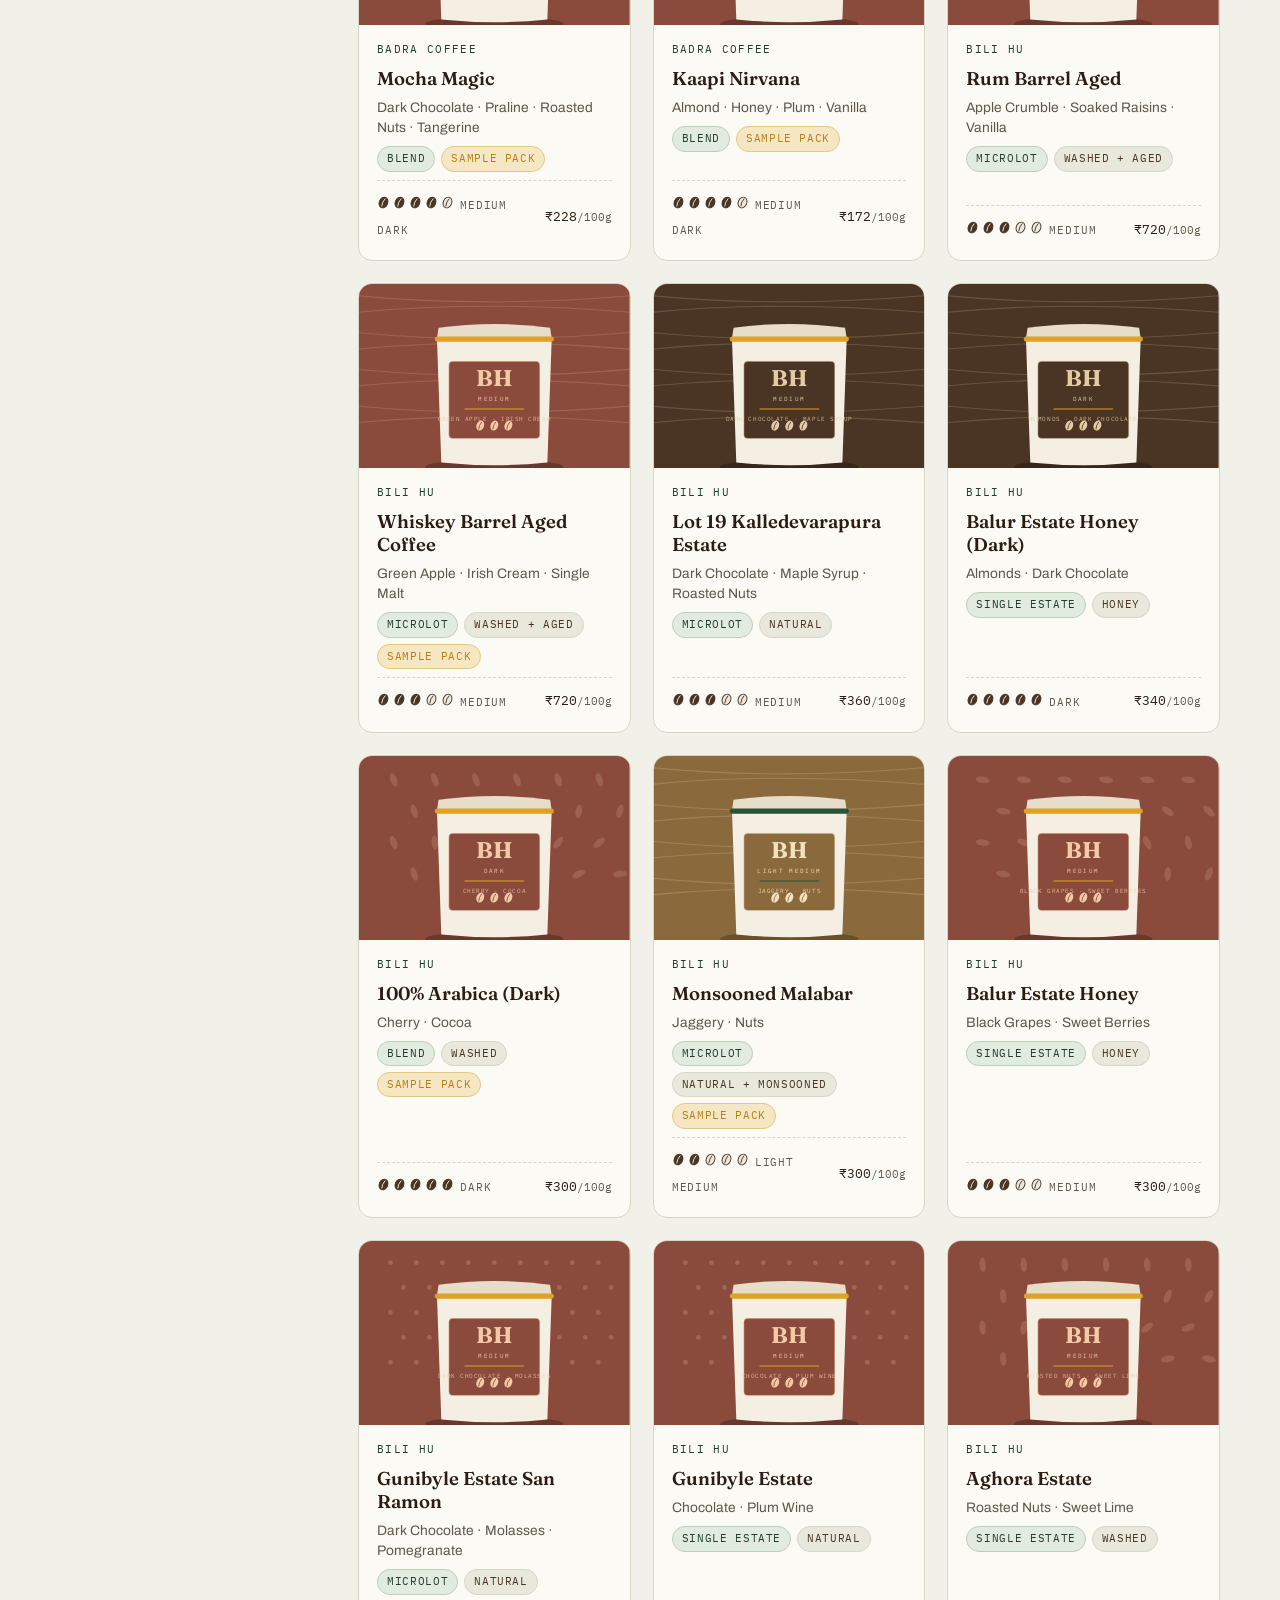
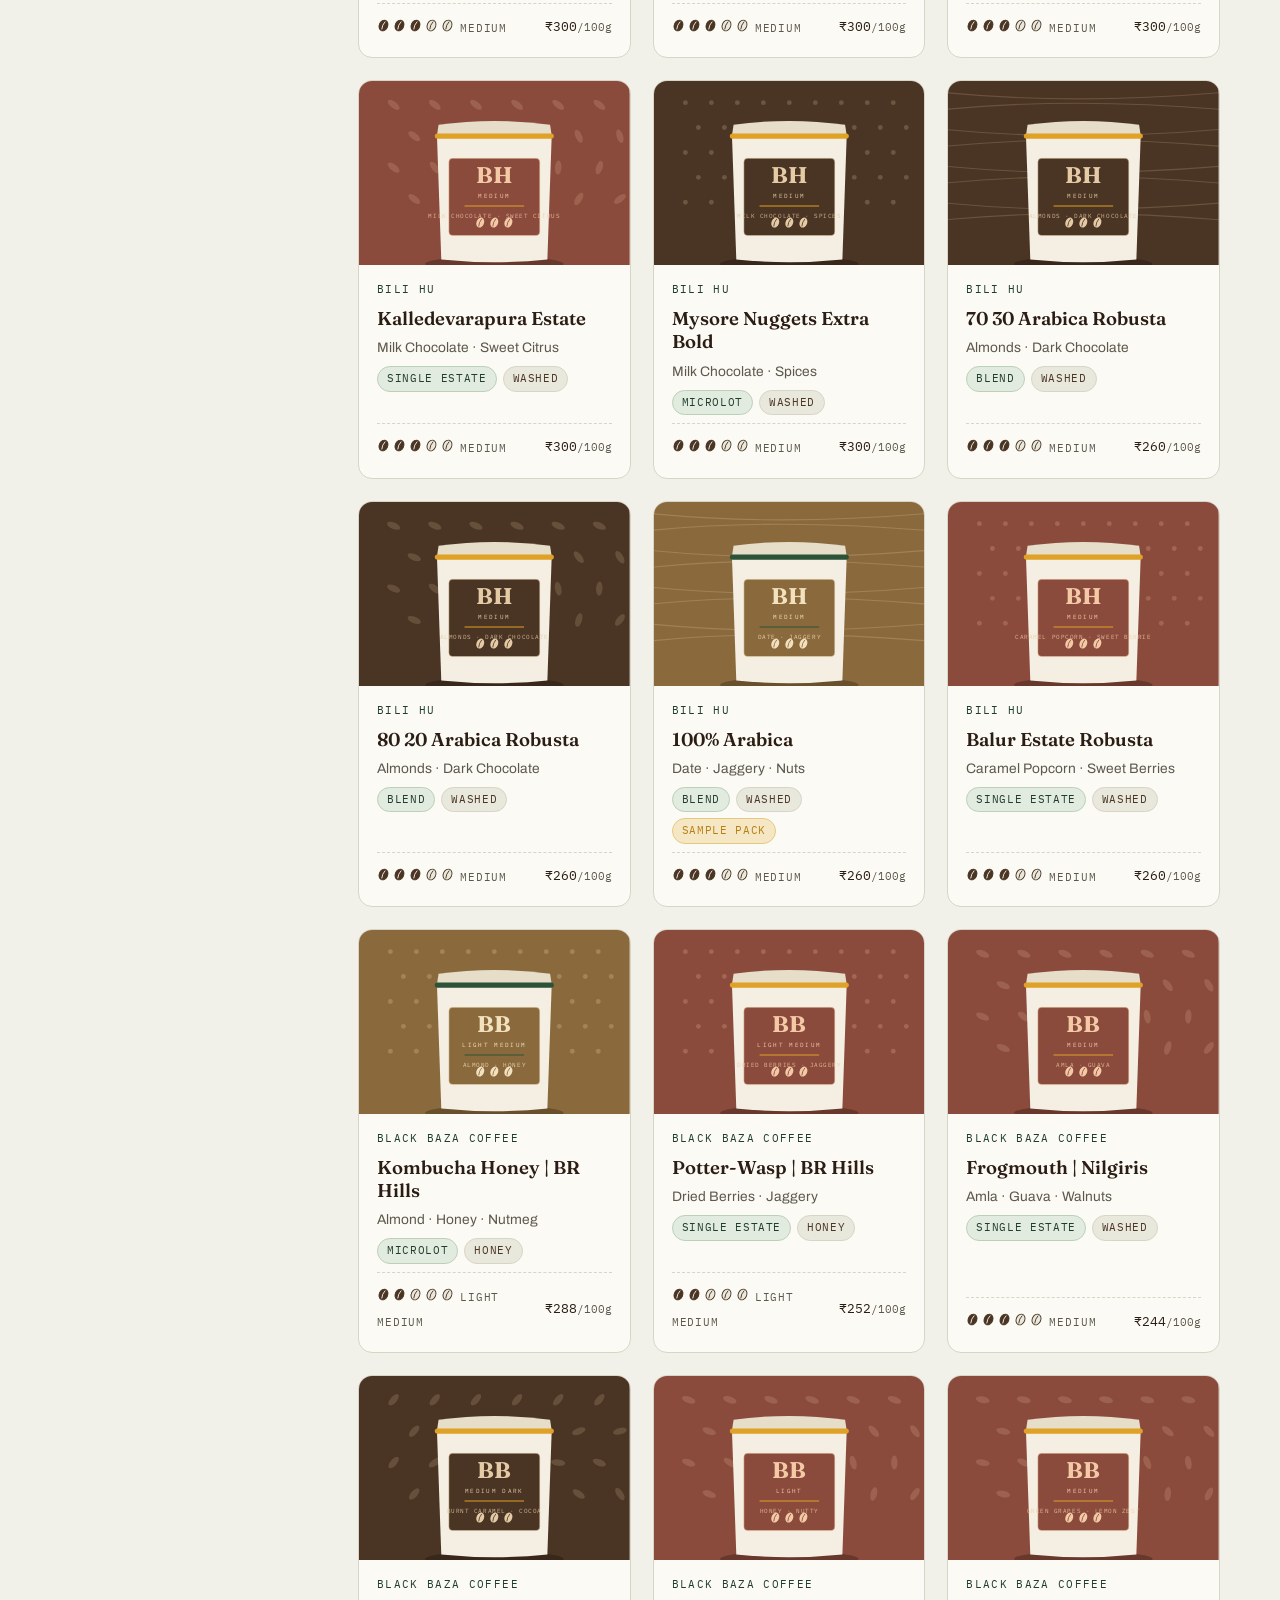
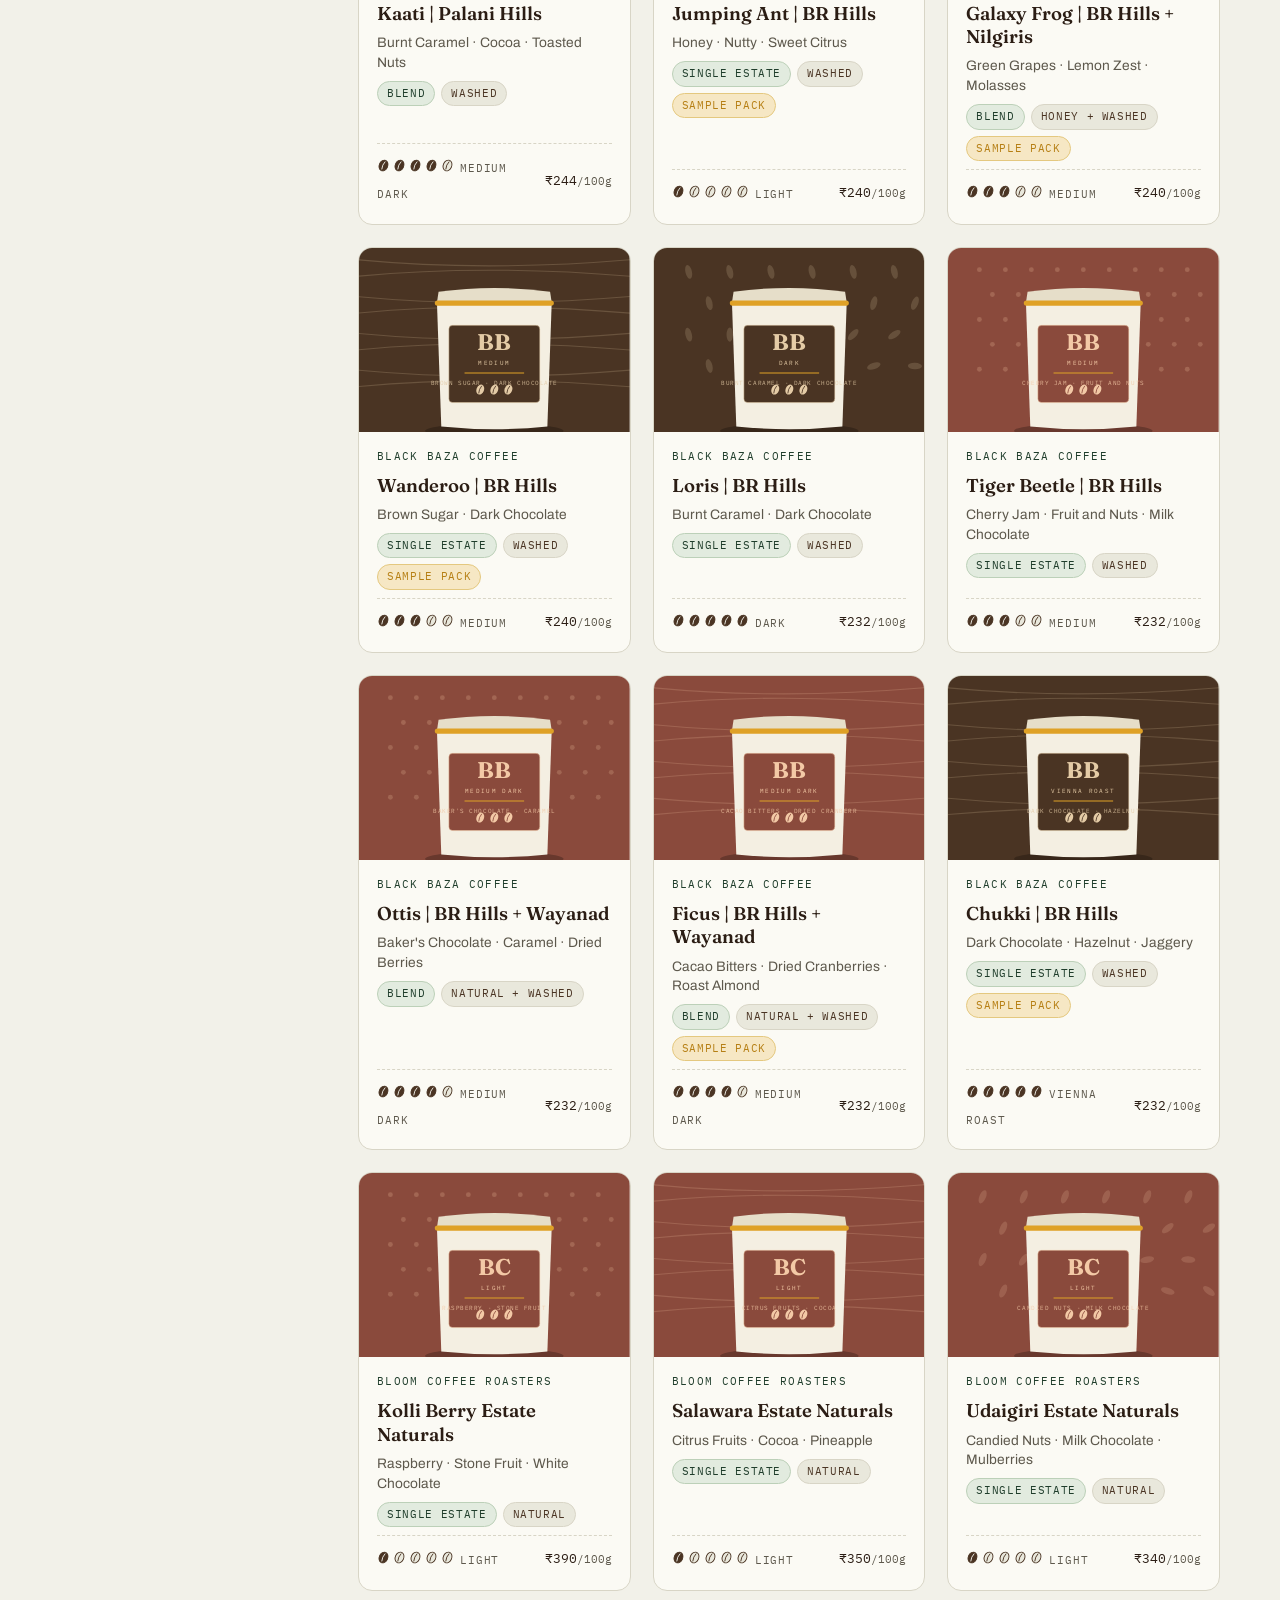
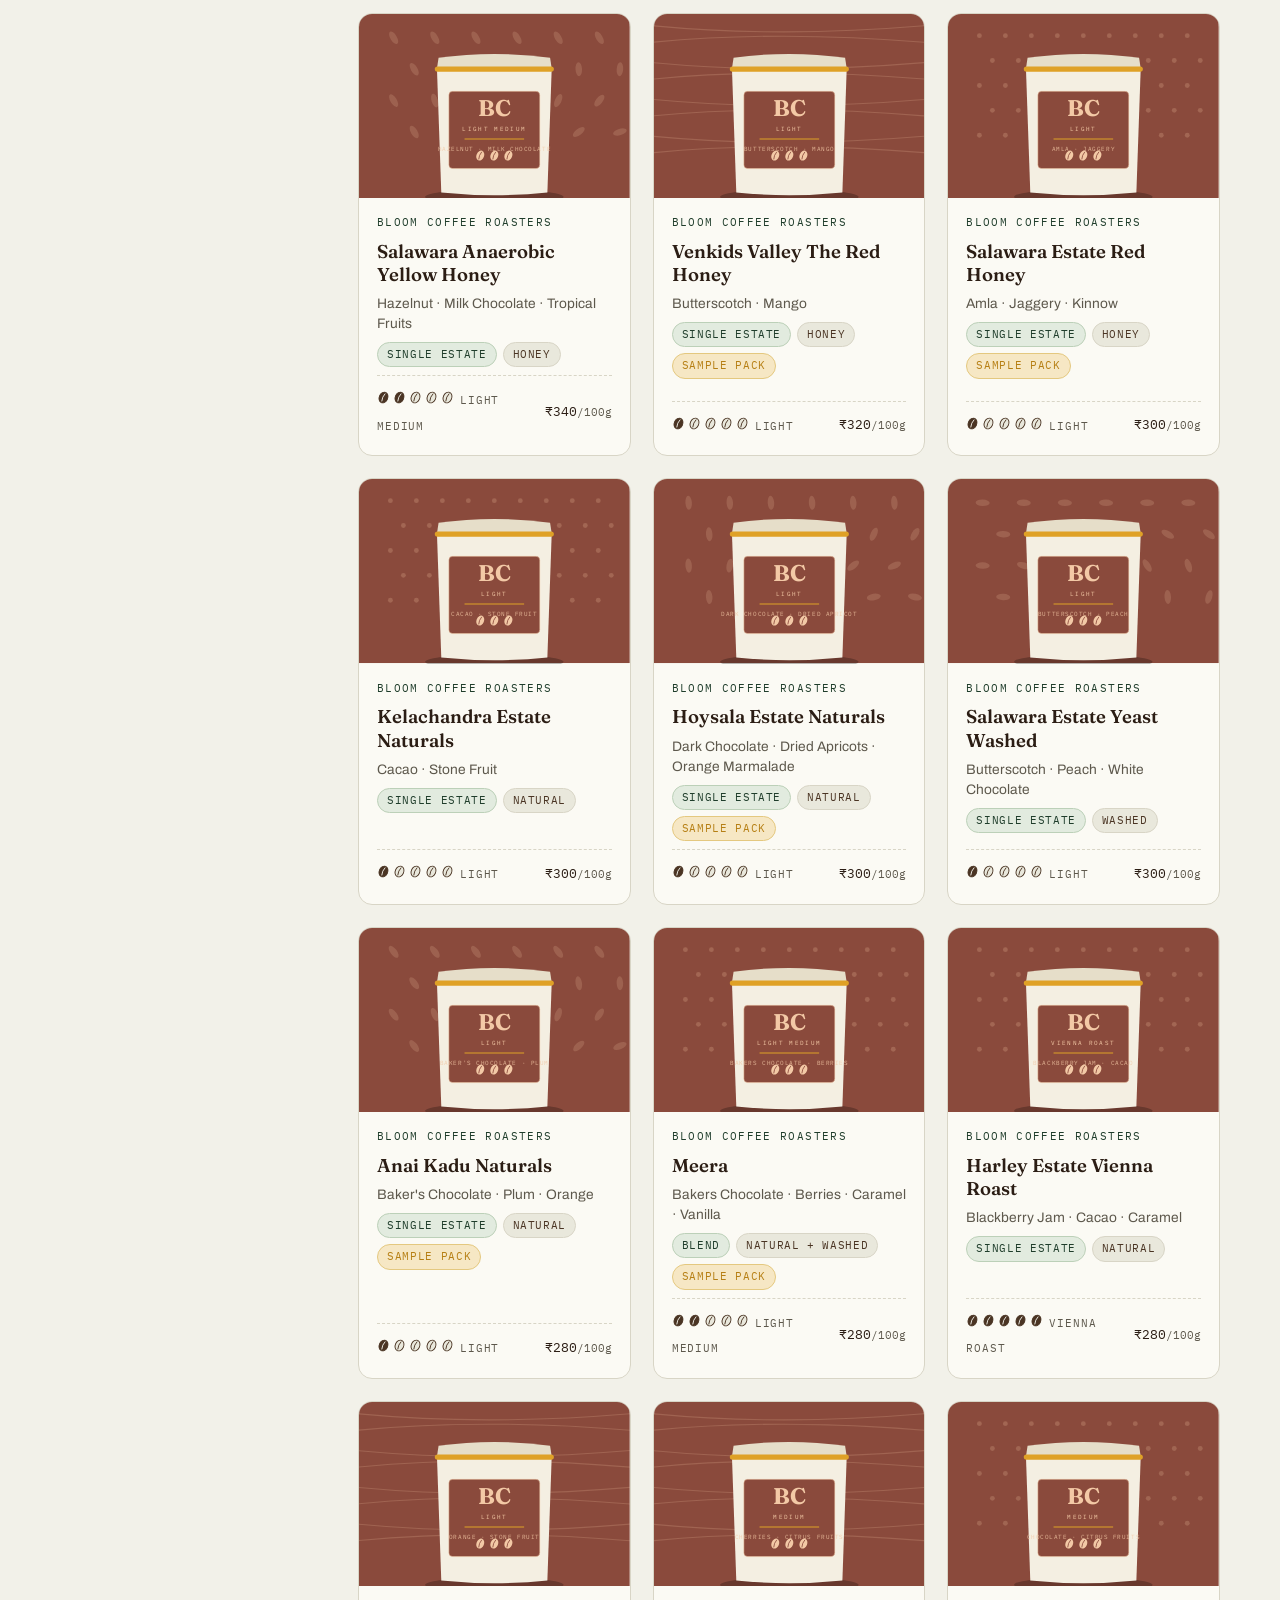
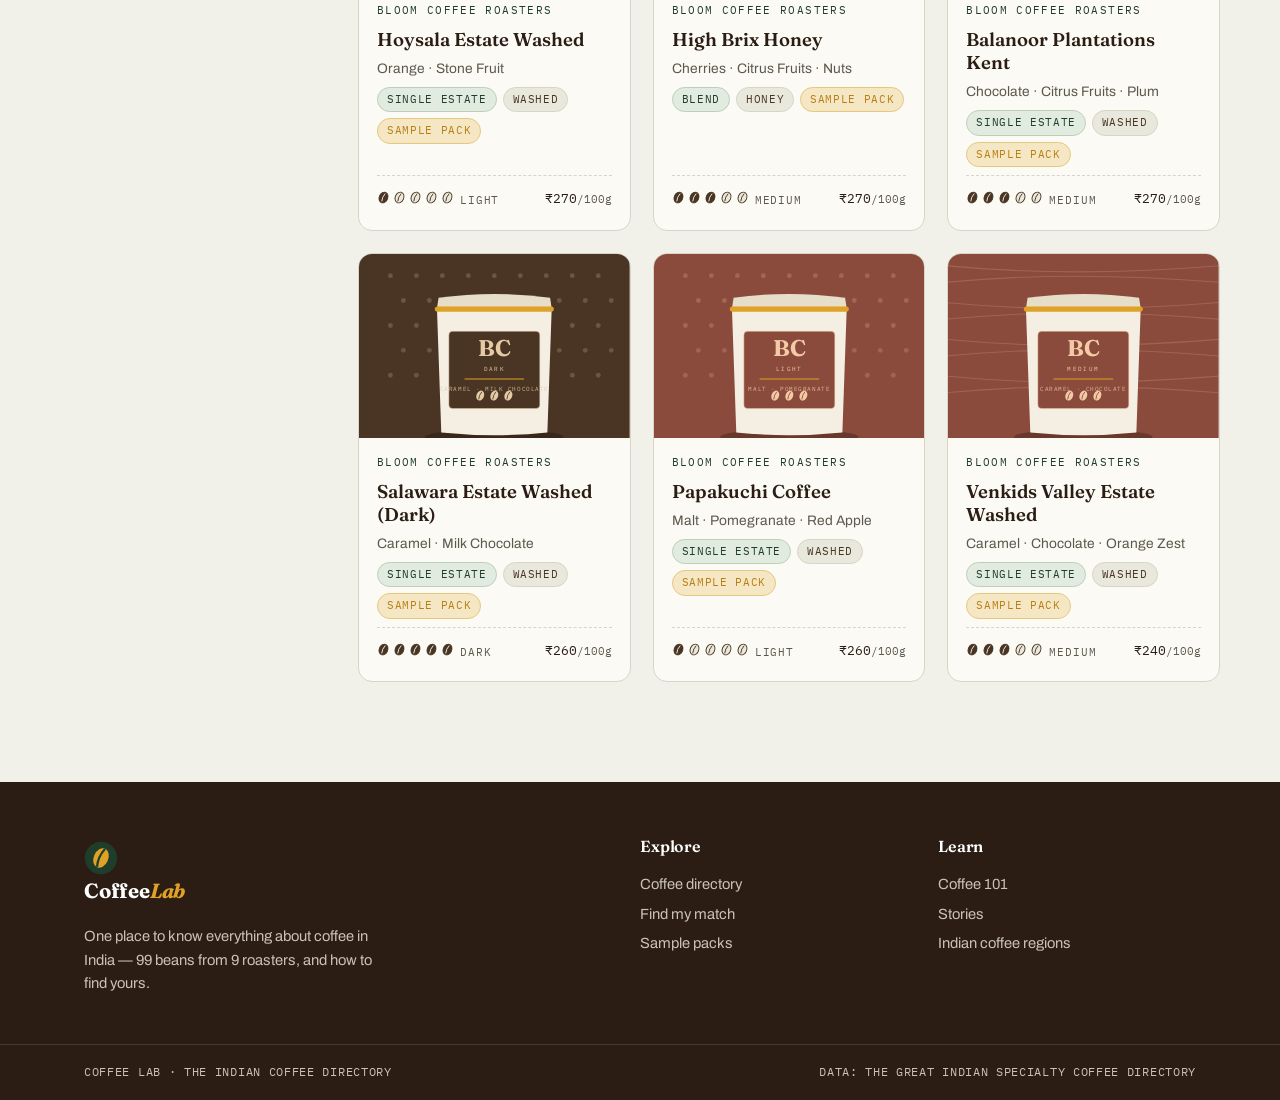
<file: coffee-lab 3/directory.html>
<!DOCTYPE html>
<html lang="en">
<head>
<meta charset="UTF-8">
<meta name="viewport" content="width=device-width, initial-scale=1.0">
<title>Coffee directory — Coffee Lab</title>
<meta name="description" content="Browse every specialty coffee in the Indian directory. Filter by roast, process, region, flavour, price and more.">
<link rel="preconnect" href="https://fonts.googleapis.com">
<link rel="preconnect" href="https://fonts.gstatic.com" crossorigin>
<link href="https://fonts.googleapis.com/css2?family=Fraunces:ital,opsz,wght@0,9..144,400;0,9..144,600;0,9..144,700;1,9..144,600&family=Archivo:wght@400;500;600;700&family=IBM+Plex+Mono:wght@400;500;600&display=swap" rel="stylesheet">
<link rel="stylesheet" href="css/style.css">
<link rel="icon" href='data:image/svg+xml,<svg xmlns="http://www.w3.org/2000/svg" viewBox="0 0 40 40"><circle cx="20" cy="20" r="19" fill="%231F3D2B"/><ellipse cx="20" cy="20" rx="8.5" ry="12" fill="%23DFA126" transform="rotate(24 20 20)"/></svg>'>
</head>
<body>
<header class="site-header" id="site-header"></header>

<main>
  <section class="dir-hero">
    <div class="wrap">
      <p class="eyebrow">Coffee directory</p>
      <h1 id="dir-title">Every bean, one shelf</h1>
      <form class="search-bar" role="search" onsubmit="event.preventDefault(); state.q = document.getElementById('dir-q').value; apply();">
        <label class="visually-hidden" for="dir-q">Search coffee</label>
        <input id="dir-q" type="search" placeholder="Search coffee, roaster, estate or flavour" autocomplete="off">
        <button class="btn btn-gold" type="submit">Search</button>
      </form>
    </div>
  </section>

  <div class="wrap dir-layout">
    <aside class="filters" id="filters" aria-label="Filters">
      <h2>Filters <button type="button" onclick="clearFilters()">Clear all</button></h2>
      <div id="filter-groups"></div>
      <div style="margin-top:18px;display:flex;gap:10px;">
        <button class="btn btn-primary filters-close" style="display:none;flex:1;justify-content:center" onclick="toggleFilters(false)">Show results</button>
      </div>
    </aside>

    <section aria-live="polite">
      <div class="dir-toolbar">
        <span class="dir-count" id="dir-count"></span>
        <button class="btn btn-ghost filters-open-btn" onclick="toggleFilters(true)">Filters</button>
        <label class="visually-hidden" for="dir-sort">Sort coffees</label>
        <select id="dir-sort" onchange="state.sort=this.value; apply();">
          <option value="relevance">Sort: relevance</option>
          <option value="price-asc">Price: low to high</option>
          <option value="price-desc">Price: high to low</option>
          <option value="roast-asc">Roast: light to dark</option>
          <option value="roast-desc">Roast: dark to light</option>
          <option value="name">Name: A–Z</option>
        </select>
      </div>
      <div class="chip-row" id="chip-row"></div>
      <div class="card-grid" id="dir-grid"></div>
    </section>
  </div>
</main>

<footer class="site-footer" id="site-footer"></footer>

<script src="js/data.js"></script>
<script src="js/content.js"></script>
<script src="js/app.js"></script>
<script src="js/directory.js"></script>
</body>
</html>
</file>
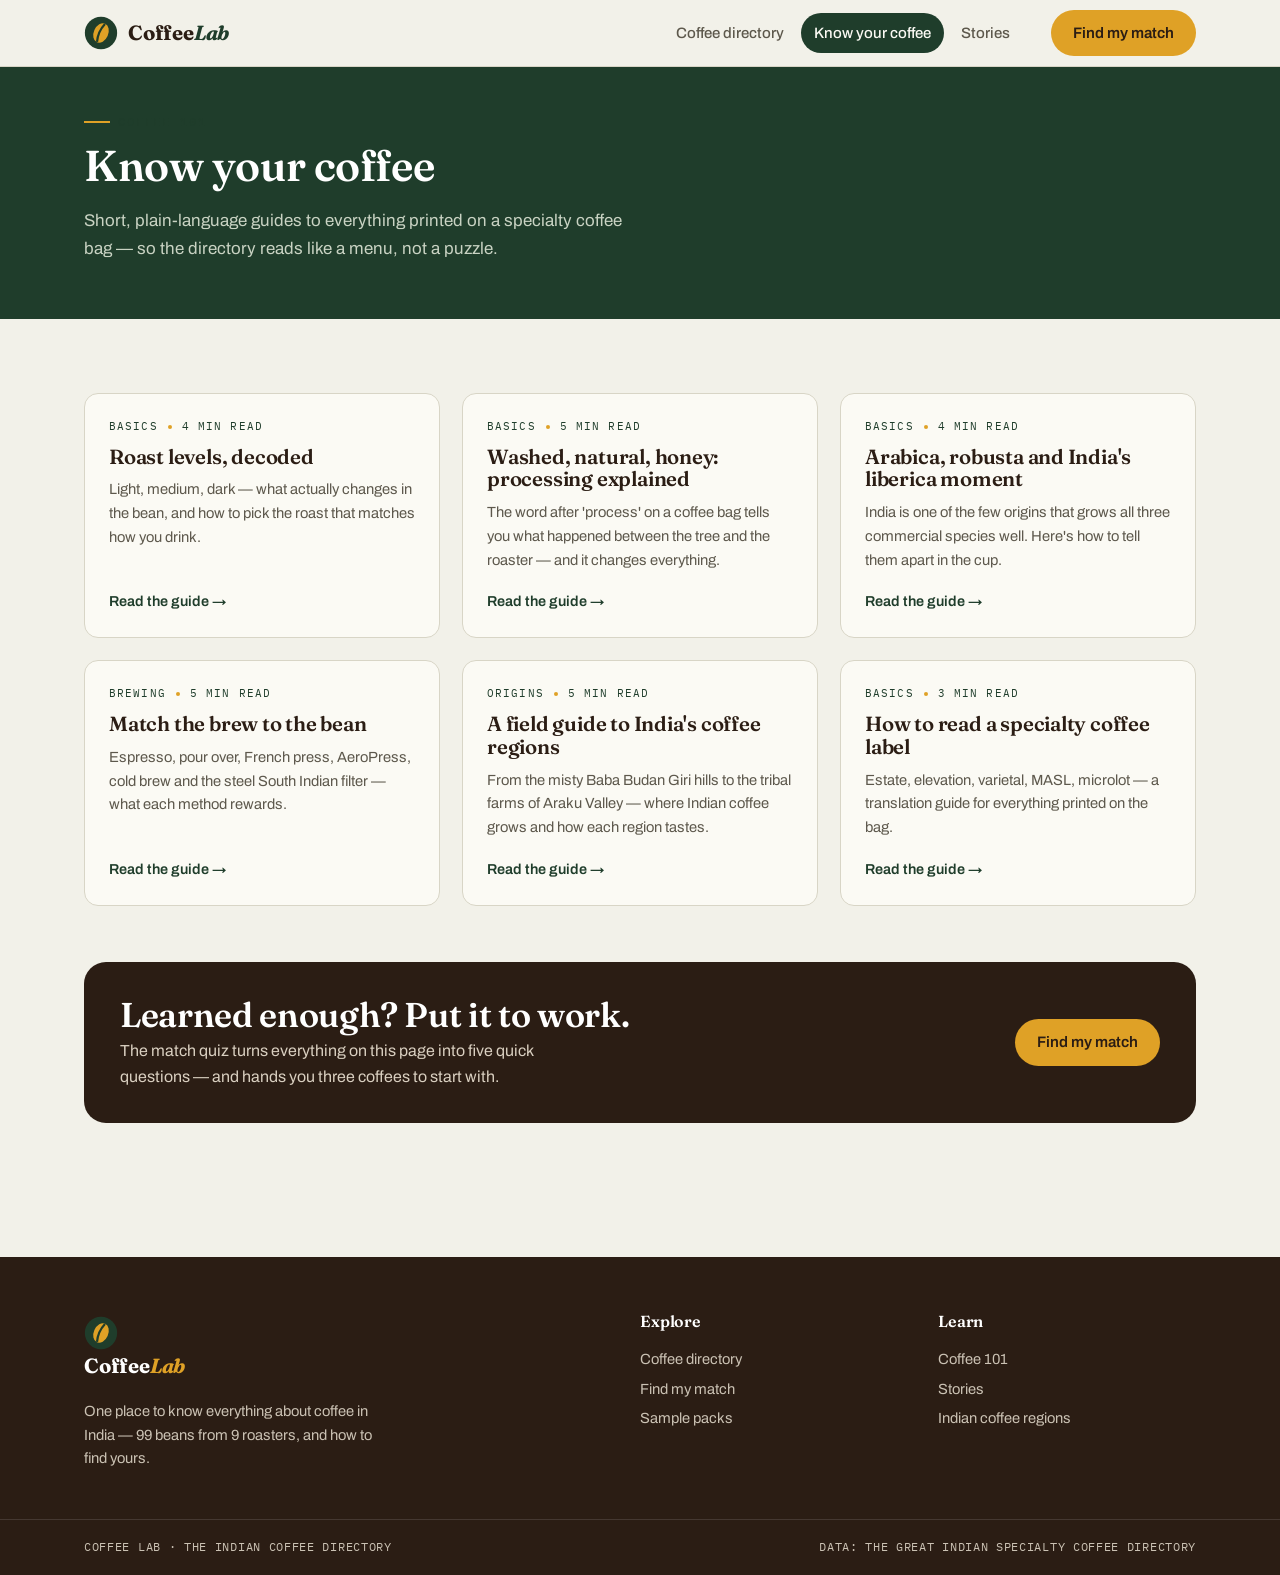
<file: coffee-lab 3/learn.html>
<!DOCTYPE html>
<html lang="en">
<head>
<meta charset="UTF-8">
<meta name="viewport" content="width=device-width, initial-scale=1.0">
<title>Know your coffee — Coffee Lab</title>
<meta name="description" content="Coffee 101: honest guides to roast levels, processing, varietals, brewing and India's coffee regions.">
<link rel="preconnect" href="https://fonts.googleapis.com">
<link rel="preconnect" href="https://fonts.gstatic.com" crossorigin>
<link href="https://fonts.googleapis.com/css2?family=Fraunces:ital,opsz,wght@0,9..144,400;0,9..144,600;0,9..144,700;1,9..144,600&family=Archivo:wght@400;500;600;700&family=IBM+Plex+Mono:wght@400;500;600&display=swap" rel="stylesheet">
<link rel="stylesheet" href="css/style.css">
<link rel="icon" href='data:image/svg+xml,<svg xmlns="http://www.w3.org/2000/svg" viewBox="0 0 40 40"><circle cx="20" cy="20" r="19" fill="%231F3D2B"/><ellipse cx="20" cy="20" rx="8.5" ry="12" fill="%23DFA126" transform="rotate(24 20 20)"/></svg>'>
</head>
<body>
<header class="site-header" id="site-header"></header>

<main>
  <section class="dir-hero">
    <div class="wrap">
      <p class="eyebrow">Coffee 101</p>
      <h1>Know your coffee</h1>
      <p class="lede" style="color:#C9D3C3">Short, plain-language guides to everything printed on a specialty coffee bag — so the directory reads like a menu, not a puzzle.</p>
    </div>
  </section>

  <section class="section">
    <div class="wrap">
      <div class="article-grid" id="guides-grid"></div>

      <div class="learn-band" style="margin-top:56px">
        <div>
          <h2>Learned enough? Put it to work.</h2>
          <p>The match quiz turns everything on this page into five quick questions — and hands you three coffees to start with.</p>
        </div>
        <a class="btn btn-gold" href="match.html">Find my match</a>
      </div>
    </div>
  </section>
</main>

<footer class="site-footer" id="site-footer"></footer>

<script src="js/data.js"></script>
<script src="js/content.js"></script>
<script src="js/app.js"></script>
<script>
renderChrome("learn");
document.getElementById("guides-grid").innerHTML = ARTICLES.filter(a => a.type === "guide").map(a => `
  <a class="article-card" href="article.html?id=${a.id}">
    <span class="article-meta">${esc(a.tag)}<i class="dot"></i>${a.minutes} min read</span>
    <h3>${esc(a.title)}</h3>
    <p>${esc(a.standfirst)}</p>
    <span class="read-more">Read the guide →</span>
  </a>`).join("");
</script>
</body>
</html>
</file>
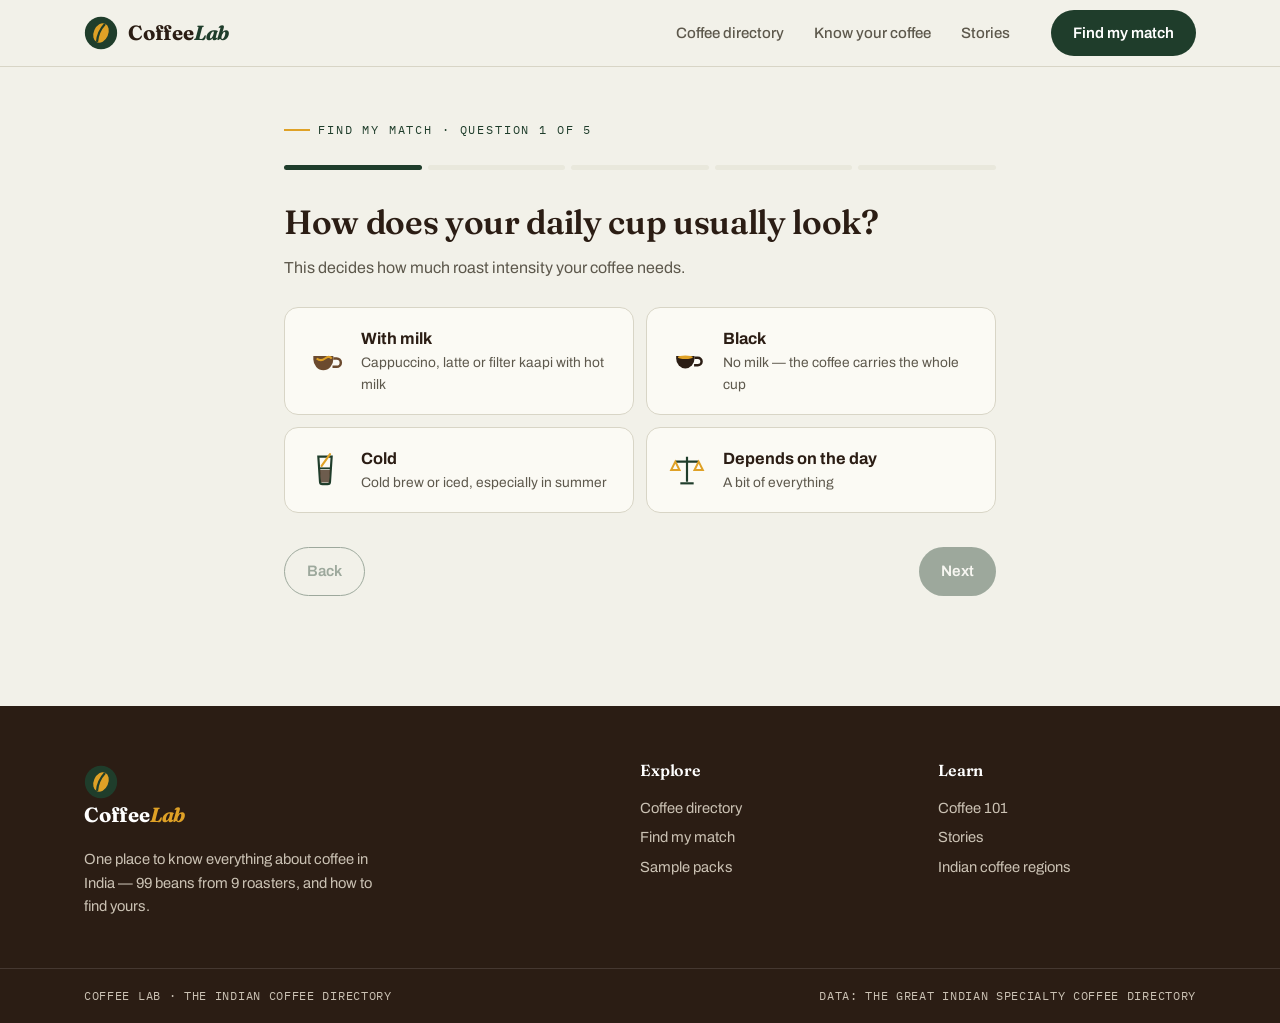
<file: coffee-lab 3/match.html>
<!DOCTYPE html>
<html lang="en">
<head>
<meta charset="UTF-8">
<meta name="viewport" content="width=device-width, initial-scale=1.0">
<title>Find my match — Coffee Lab</title>
<meta name="description" content="Answer five quick questions about how you drink coffee and get matched to Indian specialty beans built for your taste.">
<link rel="preconnect" href="https://fonts.googleapis.com">
<link rel="preconnect" href="https://fonts.gstatic.com" crossorigin>
<link href="https://fonts.googleapis.com/css2?family=Fraunces:ital,opsz,wght@0,9..144,400;0,9..144,600;0,9..144,700;1,9..144,600&family=Archivo:wght@400;500;600;700&family=IBM+Plex+Mono:wght@400;500;600&display=swap" rel="stylesheet">
<link rel="stylesheet" href="css/style.css">
<link rel="icon" href='data:image/svg+xml,<svg xmlns="http://www.w3.org/2000/svg" viewBox="0 0 40 40"><circle cx="20" cy="20" r="19" fill="%231F3D2B"/><ellipse cx="20" cy="20" rx="8.5" ry="12" fill="%23DFA126" transform="rotate(24 20 20)"/></svg>'>
</head>
<body>
<header class="site-header" id="site-header"></header>

<main>
  <div class="quiz-shell" id="quiz-shell"></div>
  <div class="wrap" id="results-shell" hidden>
    <div class="match-hero">
      <p class="eyebrow">Your match report</p>
      <h1 id="match-title">Coffees built for your cup</h1>
      <p class="lede" id="match-summary" style="margin:10px auto 0"></p>
      <div style="margin-top:22px;display:flex;gap:12px;justify-content:center;flex-wrap:wrap">
        <button class="btn btn-ghost" onclick="restart()">Retake the quiz</button>
        <a class="btn btn-primary" href="directory.html">Browse everything</a>
      </div>
    </div>
    <div class="card-grid" id="match-grid" style="padding:40px 0 30px"></div>
    <section style="padding:0 0 80px" id="runners-wrap" hidden>
      <p class="eyebrow">Also worth a look</p>
      <div class="card-grid" id="runners-grid" style="margin-top:20px"></div>
    </section>
  </div>
</main>

<footer class="site-footer" id="site-footer"></footer>

<script src="js/data.js"></script>
<script src="js/content.js"></script>
<script src="js/app.js"></script>
<script src="js/match.js"></script>
</body>
</html>
</file>
<file: coffee-lab 3/css/style.css>
/* ============================================================
   COFFEE LAB — design system
   Direction: "estate ledger meets modern tasting room"
   Palette drawn from the coffee plant's own states:
   canopy (green leaf) · roast (bean) · mist (paper) · marigold (accent)
   ============================================================ */

:root{
  --canopy:      #1F3D2B;   /* deep Western-Ghats green */
  --canopy-2:    #2C5238;
  --roast:       #2B1D14;   /* dark roasted bean */
  --roast-2:     #4A3423;
  --mist:        #F2F1E9;   /* pale leaf-tinted paper (page bg) */
  --mist-2:      #E9E8DC;
  --card:        #FBFAF4;
  --marigold:    #DFA126;   /* turmeric/marigold accent */
  --marigold-2:  #B67F14;
  --berry:       #96453B;   /* coffee-cherry red, used sparingly */
  --ink:         #23201A;
  --ink-soft:    #5D584C;
  --line:        #D8D5C6;
  --focus:       #2C5238;

  --font-display:"Fraunces", Georgia, "Times New Roman", serif;
  --font-body:   "Archivo", "Helvetica Neue", Arial, sans-serif;
  --font-mono:   "IBM Plex Mono", "SF Mono", Consolas, monospace;

  --maxw: 1160px;
  --r-sm: 8px;
  --r-md: 14px;
  --r-lg: 22px;
  --shadow: 0 1px 2px rgba(43,29,20,.06), 0 10px 30px -18px rgba(43,29,20,.35);
  --shadow-lift: 0 2px 4px rgba(43,29,20,.08), 0 18px 42px -18px rgba(43,29,20,.45);
}

*{ box-sizing:border-box; }
html{ scroll-behavior:smooth; }
@media (prefers-reduced-motion: reduce){
  html{ scroll-behavior:auto; }
  *,*::before,*::after{ animation-duration:.01ms !important; transition-duration:.01ms !important; }
}
body{
  margin:0;
  font-family:var(--font-body);
  font-size:16px; line-height:1.6;
  color:var(--ink);
  background:var(--mist);
}
img,svg{ display:block; max-width:100%; }
a{ color:var(--canopy); }
button{ font:inherit; cursor:pointer; }
:focus-visible{ outline:3px solid var(--focus); outline-offset:2px; border-radius:4px; }
.visually-hidden{ position:absolute; width:1px; height:1px; overflow:hidden; clip:rect(0 0 0 0); white-space:nowrap; }

.wrap{ max-width:var(--maxw); margin:0 auto; padding:0 24px; }

/* ---------- type ---------- */
h1,h2,h3,h4{ font-family:var(--font-display); font-weight:600; line-height:1.12; margin:0 0 .4em; color:var(--roast); letter-spacing:-.01em; }
h1{ font-size:clamp(2.3rem, 5.2vw, 4rem); }
h2{ font-size:clamp(1.5rem, 3vw, 2.15rem); }
h3{ font-size:1.2rem; }
.eyebrow{
  font-family:var(--font-mono); font-size:.72rem; letter-spacing:.16em;
  text-transform:uppercase; color:var(--canopy); margin:0 0 .9em;
  display:flex; align-items:center; gap:.7em;
}
.eyebrow::before{ content:""; width:26px; height:2px; background:var(--marigold); }
.lede{ color:var(--ink-soft); font-size:1.06rem; max-width:56ch; }
.mono{ font-family:var(--font-mono); }

/* ---------- header ---------- */
.site-header{
  position:sticky; top:0; z-index:60;
  background:rgba(242,241,233,.92);
  backdrop-filter:blur(10px);
  border-bottom:1px solid var(--line);
}
.site-header .wrap{ display:flex; align-items:center; gap:28px; height:66px; }
.logo{ display:flex; align-items:center; gap:10px; text-decoration:none; margin-right:auto; }
.logo svg{ width:34px; height:34px; }
.logo b{ font-family:var(--font-display); font-size:1.28rem; font-weight:700; color:var(--roast); letter-spacing:-.01em; }
.logo b em{ font-style:italic; color:var(--canopy); }
.main-nav{ display:flex; gap:4px; }
.main-nav a{
  text-decoration:none; color:var(--ink-soft); font-weight:500; font-size:.94rem;
  padding:8px 13px; border-radius:999px; transition:color .15s, background .15s;
}
.main-nav a:hover{ color:var(--roast); background:var(--mist-2); }
.main-nav a[aria-current="page"]{ color:var(--card); background:var(--canopy); }
.nav-toggle{ display:none; background:none; border:1px solid var(--line); border-radius:var(--r-sm); padding:8px 10px; }
.nav-toggle svg{ width:20px; height:20px; }
.header-cta{ padding:9px 18px; font-size:.9rem; white-space:nowrap; }
.header-cta[aria-current="page"]{ background:var(--canopy); color:#fff; }

/* ---------- buttons ---------- */
.btn{
  display:inline-flex; align-items:center; gap:8px;
  padding:11px 22px; border-radius:999px; border:none;
  font-weight:600; font-size:.95rem; text-decoration:none;
  transition:transform .15s, box-shadow .15s, background .15s;
}
.btn-primary{ background:var(--canopy); color:#fff; }
.btn-primary:hover{ background:var(--canopy-2); transform:translateY(-1px); box-shadow:var(--shadow); }
.btn-ghost{ background:transparent; color:var(--canopy); border:1.5px solid var(--canopy); }
.btn-ghost:hover{ background:var(--canopy); color:#fff; }
.btn-gold{ background:var(--marigold); color:var(--roast); }
.btn-gold:hover{ background:#EBB13B; transform:translateY(-1px); box-shadow:var(--shadow); }

/* ---------- hero ---------- */
.hero{
  position:relative; overflow:hidden;
  background:var(--canopy); color:var(--mist);
  padding:84px 0 120px;
}
.hero h1{ color:var(--mist); max-width:15ch; }
.hero h1 em{ font-style:italic; color:var(--marigold); }
.hero .lede{ color:#C9D3C3; }
.hero .eyebrow{ color:var(--marigold); }
.hero .eyebrow::before{ background:var(--marigold); }
.hero-ridge{ position:absolute; inset:auto 0 -2px 0; pointer-events:none; }
.hero-beans{ position:absolute; right:-40px; top:-40px; opacity:.16; pointer-events:none; width:520px; }
.hero-stats{ display:flex; gap:38px; margin-top:34px; flex-wrap:wrap; }
.hero-stats div b{ display:block; font-family:var(--font-display); font-size:1.9rem; color:#fff; line-height:1.1; }
.hero-stats div span{ font-family:var(--font-mono); font-size:.72rem; letter-spacing:.12em; text-transform:uppercase; color:#AEBFa8; color:#AEBFA8; }

/* search */
.search-bar{
  display:flex; margin-top:36px; max-width:620px;
  background:#fff; border-radius:999px; padding:6px;
  box-shadow:var(--shadow-lift);
}
.search-bar input{
  flex:1; border:none; background:none; padding:10px 20px;
  font:inherit; font-size:1rem; color:var(--ink); min-width:0;
}
.search-bar input:focus{ outline:none; }
.search-bar button{ border-radius:999px; }

/* ---------- sections ---------- */
.section{ padding:74px 0; }
.section-head{ display:flex; align-items:flex-end; justify-content:space-between; gap:24px; margin-bottom:34px; flex-wrap:wrap; }
.section-head .lede{ margin:.35em 0 0; }
.section-alt{ background:var(--mist-2); }

/* ---------- coffee cards ---------- */
.card-grid{ display:grid; grid-template-columns:repeat(auto-fill, minmax(255px,1fr)); gap:22px; }
.coffee-card{
  background:var(--card); border:1px solid var(--line); border-radius:var(--r-md);
  overflow:hidden; text-decoration:none; color:inherit;
  display:flex; flex-direction:column;
  transition:transform .18s, box-shadow .18s, border-color .18s;
}
.coffee-card:hover{ transform:translateY(-4px); box-shadow:var(--shadow-lift); border-color:var(--canopy); }
.coffee-card .art{ aspect-ratio:5/3.4; }
.coffee-card .art svg{ width:100%; height:100%; }
.card-body{ padding:16px 18px 18px; display:flex; flex-direction:column; gap:8px; flex:1; }
.card-brand{ font-family:var(--font-mono); font-size:.7rem; letter-spacing:.12em; text-transform:uppercase; color:var(--canopy); }
.card-name{ font-family:var(--font-display); font-size:1.16rem; font-weight:600; color:var(--roast); line-height:1.25; }
.card-flavours{ color:var(--ink-soft); font-size:.86rem; line-height:1.45; }
.card-foot{ margin-top:auto; padding-top:10px; display:flex; align-items:center; justify-content:space-between; gap:10px; border-top:1px dashed var(--line); }
.card-price{ font-family:var(--font-mono); font-size:.82rem; color:var(--roast); }
.card-price small{ color:var(--ink-soft); }

/* the signature: roast meter (5 beans light→dark) */
.roast-meter{ display:inline-flex; align-items:center; gap:3px; }
.roast-meter svg{ width:13px; height:13px; }
.roast-meter .bean{ fill:var(--mist-2); stroke:var(--roast-2); stroke-width:1.4; }
.roast-meter .bean.on{ fill:var(--roast-2); }
.roast-label{ font-family:var(--font-mono); font-size:.68rem; letter-spacing:.08em; text-transform:uppercase; color:var(--ink-soft); margin-left:6px; }

/* tags */
.tag-row{ display:flex; flex-wrap:wrap; gap:6px; }
.tag{
  font-family:var(--font-mono); font-size:.68rem; letter-spacing:.06em;
  padding:3px 9px; border-radius:999px; text-transform:uppercase;
  background:var(--mist-2); color:var(--roast-2); border:1px solid var(--line);
}
.tag.gold{ background:#F6E7C4; border-color:#E4C87F; color:var(--marigold-2); }
.tag.green{ background:#E2EBDF; border-color:#BCD0B8; color:var(--canopy); }

/* ---------- "how do you like it" style cards ---------- */
.style-grid{ display:grid; grid-template-columns:repeat(auto-fit, minmax(250px,1fr)); gap:22px; }
.style-card{
  position:relative; overflow:hidden;
  border-radius:var(--r-lg); padding:30px 26px 26px;
  color:var(--mist); text-decoration:none; min-height:230px;
  display:flex; flex-direction:column; justify-content:flex-end;
  transition:transform .18s, box-shadow .18s;
}
.style-card:hover{ transform:translateY(-4px); box-shadow:var(--shadow-lift); }
.style-card h3{ color:#fff; font-size:1.5rem; margin:0 0 4px; }
.style-card p{ margin:0; color:rgba(255,255,255,.82); font-size:.92rem; max-width:30ch; }
.style-card .style-count{ font-family:var(--font-mono); font-size:.7rem; letter-spacing:.12em; text-transform:uppercase; color:var(--marigold); margin-bottom:10px; }
.style-card svg.style-ico{ position:absolute; top:20px; right:18px; width:74px; height:74px; opacity:.9; }
.style-milk{ background:linear-gradient(150deg, #6B4A2E, var(--roast)); }
.style-black{ background:linear-gradient(150deg, #3A3128, #191410); }
.style-cold{ background:linear-gradient(150deg, #2C5238, var(--canopy)); }

/* ---------- article cards ---------- */
.article-grid{ display:grid; grid-template-columns:repeat(auto-fill, minmax(300px,1fr)); gap:22px; }
.article-card{
  background:var(--card); border:1px solid var(--line); border-radius:var(--r-md);
  padding:24px; text-decoration:none; color:inherit; display:flex; flex-direction:column; gap:10px;
  transition:transform .18s, box-shadow .18s, border-color .18s;
}
.article-card:hover{ transform:translateY(-4px); box-shadow:var(--shadow-lift); border-color:var(--canopy); }
.article-card h3{ font-size:1.28rem; margin:0; }
.article-card p{ margin:0; color:var(--ink-soft); font-size:.92rem; }
.article-meta{ display:flex; gap:10px; align-items:center; font-family:var(--font-mono); font-size:.7rem; letter-spacing:.1em; text-transform:uppercase; color:var(--canopy); }
.article-meta .dot{ width:4px; height:4px; border-radius:50%; background:var(--marigold); }
.article-card .read-more{ margin-top:auto; padding-top:8px; font-weight:600; font-size:.9rem; color:var(--canopy); }

/* ---------- footer ---------- */
.site-footer{ background:var(--roast); color:#CBC2B4; margin-top:20px; }
.site-footer .wrap{ padding:56px 24px 34px; display:grid; grid-template-columns:2fr 1fr 1fr; gap:40px; }
.site-footer h4{ color:#fff; font-size:1rem; margin-bottom:14px; }
.site-footer a{ color:#CBC2B4; text-decoration:none; display:block; padding:3px 0; font-size:.92rem; }
.site-footer a:hover{ color:var(--marigold); }
.site-footer .logo b{ color:#fff; }
.site-footer .logo b em{ color:var(--marigold); }
.footer-note{ border-top:1px solid rgba(255,255,255,.12); }
.footer-note .wrap{ display:flex; justify-content:space-between; gap:20px; padding:18px 24px; font-family:var(--font-mono); font-size:.72rem; letter-spacing:.06em; }

/* ============================================================
   DIRECTORY
   ============================================================ */
.dir-hero{ background:var(--canopy); color:var(--mist); padding:46px 0 40px; }
.dir-hero h1{ color:#fff; font-size:clamp(1.9rem,4vw,2.7rem); }
.dir-hero .search-bar{ margin-top:20px; }

.dir-layout{ display:grid; grid-template-columns:264px 1fr; gap:34px; align-items:start; padding:38px 0 80px; }

.filters{
  background:var(--card); border:1px solid var(--line); border-radius:var(--r-md);
  padding:20px; position:sticky; top:86px; max-height:calc(100vh - 106px); overflow:auto;
}
.filters h2{ font-size:1.05rem; display:flex; justify-content:space-between; align-items:center; }
.filters h2 button{ background:none; border:none; color:var(--berry); font-size:.8rem; font-weight:600; padding:2px; }
.filter-group{ border-top:1px dashed var(--line); padding:14px 0 6px; }
.filter-group > b{
  display:flex; justify-content:space-between; align-items:center; width:100%;
  font-family:var(--font-mono); font-size:.7rem; letter-spacing:.13em; text-transform:uppercase; color:var(--roast-2);
  margin-bottom:8px;
}
.filter-group label{
  display:flex; align-items:center; gap:9px; padding:4px 2px;
  font-size:.9rem; color:var(--ink-soft); cursor:pointer; border-radius:6px;
}
.filter-group label:hover{ color:var(--roast); }
.filter-group input[type="checkbox"]{ accent-color:var(--canopy); width:16px; height:16px; }
.filter-group .count{ margin-left:auto; font-family:var(--font-mono); font-size:.68rem; color:#A29C8C; }
.filter-group label .roast-meter{ margin-left:2px; }
.price-row{ display:flex; align-items:center; gap:10px; font-family:var(--font-mono); font-size:.75rem; }
.price-row input[type="range"]{ flex:1; accent-color:var(--canopy); }

.dir-toolbar{ display:flex; align-items:center; gap:14px; flex-wrap:wrap; margin-bottom:20px; }
.dir-count{ font-family:var(--font-mono); font-size:.8rem; color:var(--ink-soft); margin-right:auto; }
.dir-count b{ color:var(--roast); }
.dir-toolbar select{
  font:inherit; font-size:.88rem; padding:9px 14px; border-radius:999px;
  border:1px solid var(--line); background:var(--card); color:var(--ink);
}
.chip-row{ display:flex; flex-wrap:wrap; gap:8px; margin-bottom:18px; }
.chip{
  display:inline-flex; align-items:center; gap:6px;
  background:var(--canopy); color:#fff; border:none; border-radius:999px;
  padding:5px 8px 5px 13px; font-size:.8rem; font-weight:500;
}
.chip:hover{ background:var(--berry); }
.filters-open-btn{ display:none; }
.empty-state{
  grid-column:1/-1; text-align:center; padding:70px 20px;
  background:var(--card); border:1px dashed var(--line); border-radius:var(--r-md);
}
.empty-state h3{ margin-bottom:6px; }
.empty-state p{ color:var(--ink-soft); margin:0 0 18px; }

/* ============================================================
   DETAIL
   ============================================================ */
.crumbs{ font-family:var(--font-mono); font-size:.74rem; letter-spacing:.06em; padding:20px 0 0; color:var(--ink-soft); }
.crumbs a{ color:var(--canopy); text-decoration:none; }
.crumbs a:hover{ text-decoration:underline; }
.detail{ display:grid; grid-template-columns:0.9fr 1.1fr; gap:46px; padding:28px 0 34px; align-items:start; }
.detail-art{ border-radius:var(--r-lg); overflow:hidden; border:1px solid var(--line); position:sticky; top:90px; }
.detail-art svg{ width:100%; height:auto; }
.detail h1{ font-size:clamp(1.9rem,3.6vw,2.8rem); margin-bottom:8px; }
.detail .card-brand{ font-size:.78rem; }
.detail-flavours{ display:flex; flex-wrap:wrap; gap:8px; margin:16px 0 6px; }
.flavour-pill{
  display:inline-flex; align-items:center; gap:7px;
  background:var(--card); border:1px solid var(--line); border-radius:999px;
  padding:6px 14px; font-size:.86rem; color:var(--roast-2);
}
.flavour-pill i{ width:9px; height:9px; border-radius:50%; flex:none; }
.detail-roastline{ display:flex; align-items:center; gap:10px; margin:16px 0 4px; }
.detail-roastline .roast-meter svg{ width:18px; height:18px; }
.detail-note{ color:var(--ink-soft); max-width:60ch; margin:14px 0 0; }

.spec-ledger{
  margin:26px 0 0; border:1px solid var(--line); border-radius:var(--r-md);
  background:var(--card); overflow:hidden;
}
.spec-ledger h2{ font-size:.78rem; font-family:var(--font-mono); letter-spacing:.14em; text-transform:uppercase; color:var(--canopy); margin:0; padding:14px 20px 12px; border-bottom:1px solid var(--line); background:var(--mist-2); }
.spec-ledger dl{ margin:0; padding:8px 20px 14px; display:grid; grid-template-columns:1fr 1fr; gap:0 26px; }
.spec-ledger .spec{ display:flex; flex-direction:column; padding:10px 0; border-bottom:1px dashed var(--line); }
.spec-ledger dt{ font-family:var(--font-mono); font-size:.66rem; letter-spacing:.13em; text-transform:uppercase; color:#A29C8C; }
.spec-ledger dd{ margin:2px 0 0; font-size:.94rem; color:var(--roast); font-weight:500; }
.detail-cta{ display:flex; gap:12px; margin-top:26px; flex-wrap:wrap; align-items:center; }
.detail-price{ font-family:var(--font-display); font-size:1.7rem; color:var(--roast); }
.detail-price small{ font-family:var(--font-mono); font-size:.72rem; color:var(--ink-soft); display:block; letter-spacing:.1em; }
.brew-row{ display:flex; flex-wrap:wrap; gap:8px; margin-top:8px; }

.similar{ padding:14px 0 84px; }

/* ============================================================
   MATCH QUIZ
   ============================================================ */
.quiz-shell{ max-width:760px; margin:0 auto; padding:54px 24px 90px; }
.quiz-progress{ display:flex; gap:6px; margin:26px 0 34px; }
.quiz-progress i{ flex:1; height:5px; border-radius:99px; background:var(--mist-2); }
.quiz-progress i.done{ background:var(--marigold); }
.quiz-progress i.now{ background:var(--canopy); }
.quiz-q{ font-size:clamp(1.5rem,3vw,2.1rem); }
.quiz-help{ color:var(--ink-soft); margin:4px 0 26px; }
.quiz-opts{ display:grid; gap:12px; }
.quiz-opts.two{ grid-template-columns:1fr 1fr; }
.quiz-opt{
  display:flex; align-items:center; gap:16px; text-align:left;
  background:var(--card); border:1.5px solid var(--line); border-radius:var(--r-md);
  padding:18px 20px; transition:border-color .15s, transform .15s, box-shadow .15s;
}
.quiz-opt:hover{ border-color:var(--canopy); transform:translateY(-2px); box-shadow:var(--shadow); }
.quiz-opt.selected{ border-color:var(--canopy); background:#EDF2EA; }
.quiz-opt svg{ width:40px; height:40px; flex:none; }
.quiz-opt b{ display:block; font-size:1.02rem; color:var(--roast); }
.quiz-opt span{ font-size:.86rem; color:var(--ink-soft); }
.quiz-nav{ display:flex; justify-content:space-between; margin-top:34px; }
.quiz-nav .btn[disabled]{ opacity:.4; pointer-events:none; }

.match-hero{ text-align:center; padding:10px 0 8px; }
.match-hero .eyebrow{ justify-content:center; }
.match-hero .eyebrow::before{ display:none; }
.match-reason{
  background:#F6E7C4; border:1px solid #E4C87F; color:var(--marigold-2);
  border-radius:var(--r-sm); font-size:.82rem; padding:8px 12px; margin-top:10px;
}
.match-rank{
  position:absolute; top:12px; left:12px; z-index:2;
  background:var(--marigold); color:var(--roast); font-family:var(--font-mono);
  font-size:.72rem; font-weight:700; letter-spacing:.08em;
  padding:4px 10px; border-radius:999px; box-shadow:var(--shadow);
}
.match-card{ position:relative; }

/* ============================================================
   ARTICLES
   ============================================================ */
.article-shell{ max-width:720px; margin:0 auto; padding:50px 24px 90px; }
.article-shell h1{ font-size:clamp(2rem,4.4vw,3.1rem); }
.article-shell .standfirst{ font-size:1.15rem; color:var(--ink-soft); line-height:1.55; margin:14px 0 8px; }
.article-body{ margin-top:30px; }
.article-body h2{ font-size:1.4rem; margin:1.8em 0 .5em; }
.article-body p{ margin:0 0 1.1em; color:#3A362C; font-size:1.02rem; }
.article-body p:first-of-type::first-letter{
  font-family:var(--font-display); font-size:3.2em; float:left; line-height:.82;
  padding:4px 10px 0 0; color:var(--canopy);
}
.article-footer{ margin-top:44px; padding-top:24px; border-top:1px dashed var(--line); display:flex; justify-content:space-between; flex-wrap:wrap; gap:14px; }

/* learn page intro band */
.learn-band{ background:var(--roast); color:#D9CFC0; border-radius:var(--r-lg); padding:34px 36px; display:flex; gap:30px; align-items:center; margin-bottom:40px; flex-wrap:wrap; }
.learn-band h2{ color:#fff; margin:0 0 4px; }
.learn-band p{ margin:0; max-width:52ch; }
.learn-band .btn{ margin-left:auto; }

/* ---------- responsive ---------- */
@media (max-width: 960px){
  .dir-layout{ grid-template-columns:1fr; }
  .filters{ position:fixed; inset:0; z-index:100; border-radius:0; max-height:none; top:0; display:none; padding-bottom:90px; }
  .filters.open{ display:block; }
  .filters .filters-close{ display:inline-flex; }
  .filters-open-btn{ display:inline-flex; }
  .detail{ grid-template-columns:1fr; }
  .detail-art{ position:static; max-width:440px; }
  .site-footer .wrap{ grid-template-columns:1fr 1fr; }
}
@media (max-width: 720px){
  .main-nav{
    display:none; position:absolute; top:66px; left:0; right:0;
    background:var(--mist); border-bottom:1px solid var(--line);
    flex-direction:column; padding:10px 18px 16px;
  }
  .main-nav.open{ display:flex; }
  .nav-toggle{ display:inline-flex; order:3; }
  .site-header .wrap{ gap:12px; }
  .header-cta{ margin-left:auto; padding:8px 14px; font-size:.84rem; }
  .hero{ padding:56px 0 96px; }
  /* home product shelf becomes a horizontal scroller to avoid a long page */
  .scroll-mobile{
    display:flex; overflow-x:auto; gap:14px;
    scroll-snap-type:x mandatory; padding-bottom:14px;
    -webkit-overflow-scrolling:touch;
    margin:0 -24px; padding-left:24px; padding-right:24px;
    scrollbar-width:thin;
  }
  .scroll-mobile .coffee-card{ flex:0 0 236px; scroll-snap-align:start; }
  .quiz-opts.two{ grid-template-columns:1fr; }
  .spec-ledger dl{ grid-template-columns:1fr; }
  .site-footer .wrap{ grid-template-columns:1fr; gap:26px; }
  .footer-note .wrap{ flex-direction:column; gap:6px; }
}
</file>
<file: coffee-lab 3/css/home.css>
/* ============================================================
   COFFEE LAB — homepage v2: cinematic minimal
   Scroll-scrubbed canvas hero · bento · gradients · parallax
   Loaded after style.css; scopes to the new home sections.
   ============================================================ */

:root{
  --g-warm: radial-gradient(120% 140% at 15% 0%, #FBF6E9 0%, #F2F1E9 45%, #EDEFE3 100%);
  --g-tile-dark: linear-gradient(150deg, #23301F 0%, #14100C 100%);
  --g-tile-green: linear-gradient(160deg, #2C5238 0%, #1F3D2B 70%);
  --g-tile-gold: linear-gradient(160deg, #E9B84B 0%, #C98A18 100%);
  --g-text: linear-gradient(100deg, #DFA126, #E7C56E 60%, #DFA126);
}

body.home-v2{ background:var(--g-warm); }
body.home-v2 main{ overflow-x:clip; }   /* orbs bleed off-canvas without widening the page; clip (not hidden) keeps position:sticky alive */

/* ---------- header over the dark hero ---------- */
body.home-v2 .site-header{ transition: background .35s, border-color .35s; }
.site-header.over-hero{ background:transparent; border-color:transparent; backdrop-filter:none; }
.site-header.over-hero .logo b, .site-header.over-hero .logo b em{ color:#F2EFE4; }
.site-header.over-hero .main-nav a{ color:#D8D2C2; }
.site-header.over-hero .main-nav a:hover{ color:#fff; background:rgba(255,255,255,.08); }
.site-header.over-hero .nav-toggle{ border-color:rgba(255,255,255,.28); color:#F2EFE4; }

/* ============================================================
   CINEMATIC HERO — pinned canvas frame-sequence scrub
   ============================================================ */
.cine{ position:relative; height:340vh; background:#0D0906; }
.cine-stage{ position:sticky; top:0; height:100vh; overflow:hidden; }
.cine-stage canvas{ position:absolute; inset:0; width:100%; height:100%; }
.cine-grade{ position:absolute; inset:0; pointer-events:none;
  background:linear-gradient(180deg, rgba(13,9,6,.62) 0%, rgba(13,9,6,0) 34%, rgba(13,9,6,0) 62%, rgba(13,9,6,.55) 100%); }

.cine .stage{
  position:absolute; inset:0; display:flex; flex-direction:column;
  align-items:center; justify-content:center; text-align:center;
  padding:0 24px; opacity:0; pointer-events:none;
  will-change:opacity, transform;
}
.cine .stage.interactive{ pointer-events:auto; }
.cine .kicker{
  font-family:var(--font-mono); font-size:.72rem; letter-spacing:.28em;
  text-transform:uppercase; color:#C8B98F; margin-bottom:22px;
}
.cine h1, .cine .h1{
  font-family:var(--font-display); font-weight:600; letter-spacing:-.015em;
  color:#F5F1E4; font-size:clamp(2.6rem, 6.4vw, 5.4rem); line-height:1.04; margin:0;
  max-width:16ch;
}
.cine .h1 em{ font-style:italic; background:var(--g-text); -webkit-background-clip:text; background-clip:text; color:transparent; }
.cine .sub{ color:#CDC4AC; font-size:clamp(.95rem, 1.4vw, 1.1rem); margin-top:18px; max-width:44ch; }
.cine .cta-row{ display:flex; gap:14px; margin-top:34px; flex-wrap:wrap; justify-content:center; }
.cine .stats-line{
  margin-top:40px; font-family:var(--font-mono); font-size:.72rem;
  letter-spacing:.22em; text-transform:uppercase; color:#9E9377;
}
.scroll-cue{
  position:absolute; bottom:26px; left:50%; transform:translateX(-50%);
  display:flex; flex-direction:column; align-items:center; gap:8px;
  color:#B9AE93; font-family:var(--font-mono); font-size:.62rem; letter-spacing:.3em; text-transform:uppercase;
  transition:opacity .4s;
}
.scroll-cue i{ width:1px; height:44px; background:linear-gradient(#B9AE93, transparent); display:block; animation:cue 1.8s ease-in-out infinite; }
@keyframes cue{ 0%,100%{ transform:scaleY(.55); opacity:.4 } 50%{ transform:scaleY(1); opacity:1 } }

/* ============================================================
   SHARED SECTION SHELL — quiet
   ============================================================ */
.sec{ padding:110px 0; position:relative; }
.sec .wrap{ position:relative; }
.sec-kicker{
  font-family:var(--font-mono); font-size:.7rem; letter-spacing:.26em;
  text-transform:uppercase; color:var(--canopy); display:block; margin-bottom:18px;
}
.sec h2{ font-size:clamp(1.9rem, 3.6vw, 3rem); letter-spacing:-.02em; max-width:18ch; }
.sec .sub{ color:var(--ink-soft); max-width:46ch; margin-top:10px; }
.sec-head-row{ display:flex; align-items:flex-end; justify-content:space-between; gap:26px; flex-wrap:wrap; margin-bottom:44px; }

/* gradient orbs (parallax décor) */
.orb{ position:absolute; border-radius:50%; filter:blur(70px); opacity:.5; pointer-events:none; will-change:transform; }
.orb-gold{ width:420px; height:420px; background:radial-gradient(circle, #EFCB6B, transparent 70%); }
.orb-green{ width:520px; height:520px; background:radial-gradient(circle, #9FC49A, transparent 70%); }

/* reveal on scroll */
.reveal{ opacity:0; transform:translateY(28px); transition:opacity .8s cubic-bezier(.2,.65,.2,1), transform .8s cubic-bezier(.2,.65,.2,1); }
.reveal.in{ opacity:1; transform:none; }

/* ============================================================
   BENTO — why Indian specialty coffee
   ============================================================ */
.bento{ display:grid; grid-template-columns:repeat(4, 1fr); grid-auto-rows:172px; gap:16px; }
.tile{
  border-radius:20px; padding:26px; position:relative; overflow:hidden;
  background:var(--card); border:1px solid var(--line);
  display:flex; flex-direction:column; justify-content:flex-end;
}
.tile .n{
  font-family:var(--font-mono); font-size:.68rem; letter-spacing:.2em;
  color:var(--marigold-2); position:absolute; top:22px; left:26px;
}
.tile h3{ font-size:1.3rem; margin:0 0 4px; letter-spacing:-.01em; }
.tile p{ margin:0; font-size:.9rem; color:var(--ink-soft); max-width:34ch; }
.tile.dark{ background:var(--g-tile-dark); border:none; }
.tile.dark h3{ color:#F3EEDE; }
.tile.dark p{ color:#B9AE94; }
.tile.dark .n{ color:var(--marigold); }
.tile.green{ background:var(--g-tile-green); border:none; }
.tile.green h3{ color:#fff; } .tile.green p{ color:#C4D3BC; } .tile.green .n{ color:var(--marigold); }
.tile.gold{ background:var(--g-tile-gold); border:none; }
.tile.gold h3{ color:#2B1D14; } .tile.gold p{ color:#5C4218; } .tile.gold .n{ color:#2B1D14; }
.tile.img{ padding:0; border:none; background:#14100C; }
.tile.img .ph{
  position:absolute; inset:-14%; background-size:cover; background-position:center;
  will-change:transform;
}
.tile.img::after{ content:""; position:absolute; inset:0; background:linear-gradient(180deg, transparent 40%, rgba(13,9,6,.65)); }
.tile.img figcaption{
  position:relative; z-index:1; padding:26px; color:#EDE6D2;
  font-family:var(--font-mono); font-size:.68rem; letter-spacing:.2em; text-transform:uppercase;
}
.tile .big-stat{ font-family:var(--font-display); font-size:clamp(2.6rem,4vw,3.6rem); line-height:1; color:inherit; }
.t-2x2{ grid-column:span 2; grid-row:span 2; }
.t-2x1{ grid-column:span 2; }
.t-1x2{ grid-row:span 2; }

/* ============================================================
   HOW DO YOU LIKE IT — three quiet tiles
   ============================================================ */
.cups{ display:grid; grid-template-columns:repeat(3,1fr); gap:16px; }
.cup-tile{
  border-radius:20px; min-height:320px; padding:30px; text-decoration:none;
  position:relative; overflow:hidden; display:flex; flex-direction:column; justify-content:flex-end;
  transition:transform .25s cubic-bezier(.2,.65,.2,1), box-shadow .25s;
}
.cup-tile:hover{ transform:translateY(-5px); box-shadow:var(--shadow-lift); }
.cup-tile h3{ color:#fff; font-size:1.7rem; margin:0 0 2px; }
.cup-tile p{ color:rgba(255,255,255,.75); margin:0; font-size:.9rem; }
.cup-tile .mono-count{ font-family:var(--font-mono); font-size:.66rem; letter-spacing:.22em; color:var(--marigold); text-transform:uppercase; margin-bottom:10px; }
.cup-tile svg{ position:absolute; top:24px; right:22px; width:64px; height:64px; opacity:.95; }

/* ============================================================
   ROASTERS
   ============================================================ */
.roasters{ display:grid; grid-template-columns:repeat(3,1fr); gap:16px; }
.roaster-tile{
  display:flex; align-items:center; gap:16px; text-decoration:none; color:inherit;
  background:var(--card); border:1px solid var(--line); border-radius:18px; padding:20px 22px;
  transition:transform .22s, box-shadow .22s, border-color .22s;
}
.roaster-tile:hover{ transform:translateY(-3px); box-shadow:var(--shadow-lift); border-color:var(--canopy); }
.monogram{
  width:52px; height:52px; border-radius:50%; flex:none;
  display:flex; align-items:center; justify-content:center;
  font-family:var(--font-display); font-weight:700; font-size:1.15rem; color:#F5F0E1;
}
.roaster-tile b{ display:block; font-family:var(--font-display); font-size:1.06rem; font-weight:600; color:var(--roast); }
.roaster-tile span{ font-family:var(--font-mono); font-size:.68rem; letter-spacing:.08em; text-transform:uppercase; color:var(--ink-soft); }

/* ============================================================
   NEWSLETTER
   ============================================================ */
.news{
  border-radius:26px; overflow:hidden; position:relative;
  background:var(--g-tile-dark); color:#D9CFBB; padding:78px 30px; text-align:center;
}
.news::before{ content:""; position:absolute; inset:0;
  background:url("../assets/hero/f_66.jpg") center 70%/cover no-repeat; opacity:.28; }
.news::after{ content:""; position:absolute; inset:0; background:linear-gradient(180deg, rgba(13,9,6,.4), rgba(13,9,6,.86)); }
.news > *{ position:relative; z-index:1; }
.news h2{ color:#F5F0E1; max-width:22ch; margin:0 auto 10px; }
.news p{ margin:0 auto; max-width:40ch; font-size:.95rem; color:#BDB294; }
.news-form{
  display:flex; gap:8px; max-width:440px; margin:30px auto 0;
  background:rgba(255,255,255,.07); border:1px solid rgba(255,255,255,.16);
  padding:6px; border-radius:999px; backdrop-filter:blur(6px);
}
.news-form input{
  flex:1; min-width:0; background:none; border:none; color:#F5F0E1;
  font:inherit; padding:10px 18px;
}
.news-form input::placeholder{ color:#9A8F73; }
.news-form input:focus{ outline:none; }
.news-ok{ margin-top:30px; font-family:var(--font-mono); letter-spacing:.14em; text-transform:uppercase; font-size:.8rem; color:var(--marigold); }
.news small{ display:block; margin-top:16px; font-family:var(--font-mono); font-size:.66rem; letter-spacing:.2em; text-transform:uppercase; color:#8B8166; }

/* ---------- responsive ---------- */
@media (max-width: 960px){
  .bento{ grid-template-columns:repeat(2,1fr); grid-auto-rows:160px; }
  .cups{ grid-template-columns:1fr; }
  .cup-tile{ min-height:230px; }
  .roasters{ grid-template-columns:repeat(2,1fr); }
}
@media (max-width: 640px){
  .sec{ padding:76px 0; }
  .bento{ grid-template-columns:1fr 1fr; grid-auto-rows:150px; }
  .t-2x2{ grid-column:span 2; grid-row:span 2; }
  .roasters{ grid-template-columns:1fr; }
  .cine{ height:300vh; }
}
@media (prefers-reduced-motion: reduce){
  .scroll-cue i{ animation:none; }
  .reveal{ opacity:1; transform:none; transition:none; }
}
</file>
